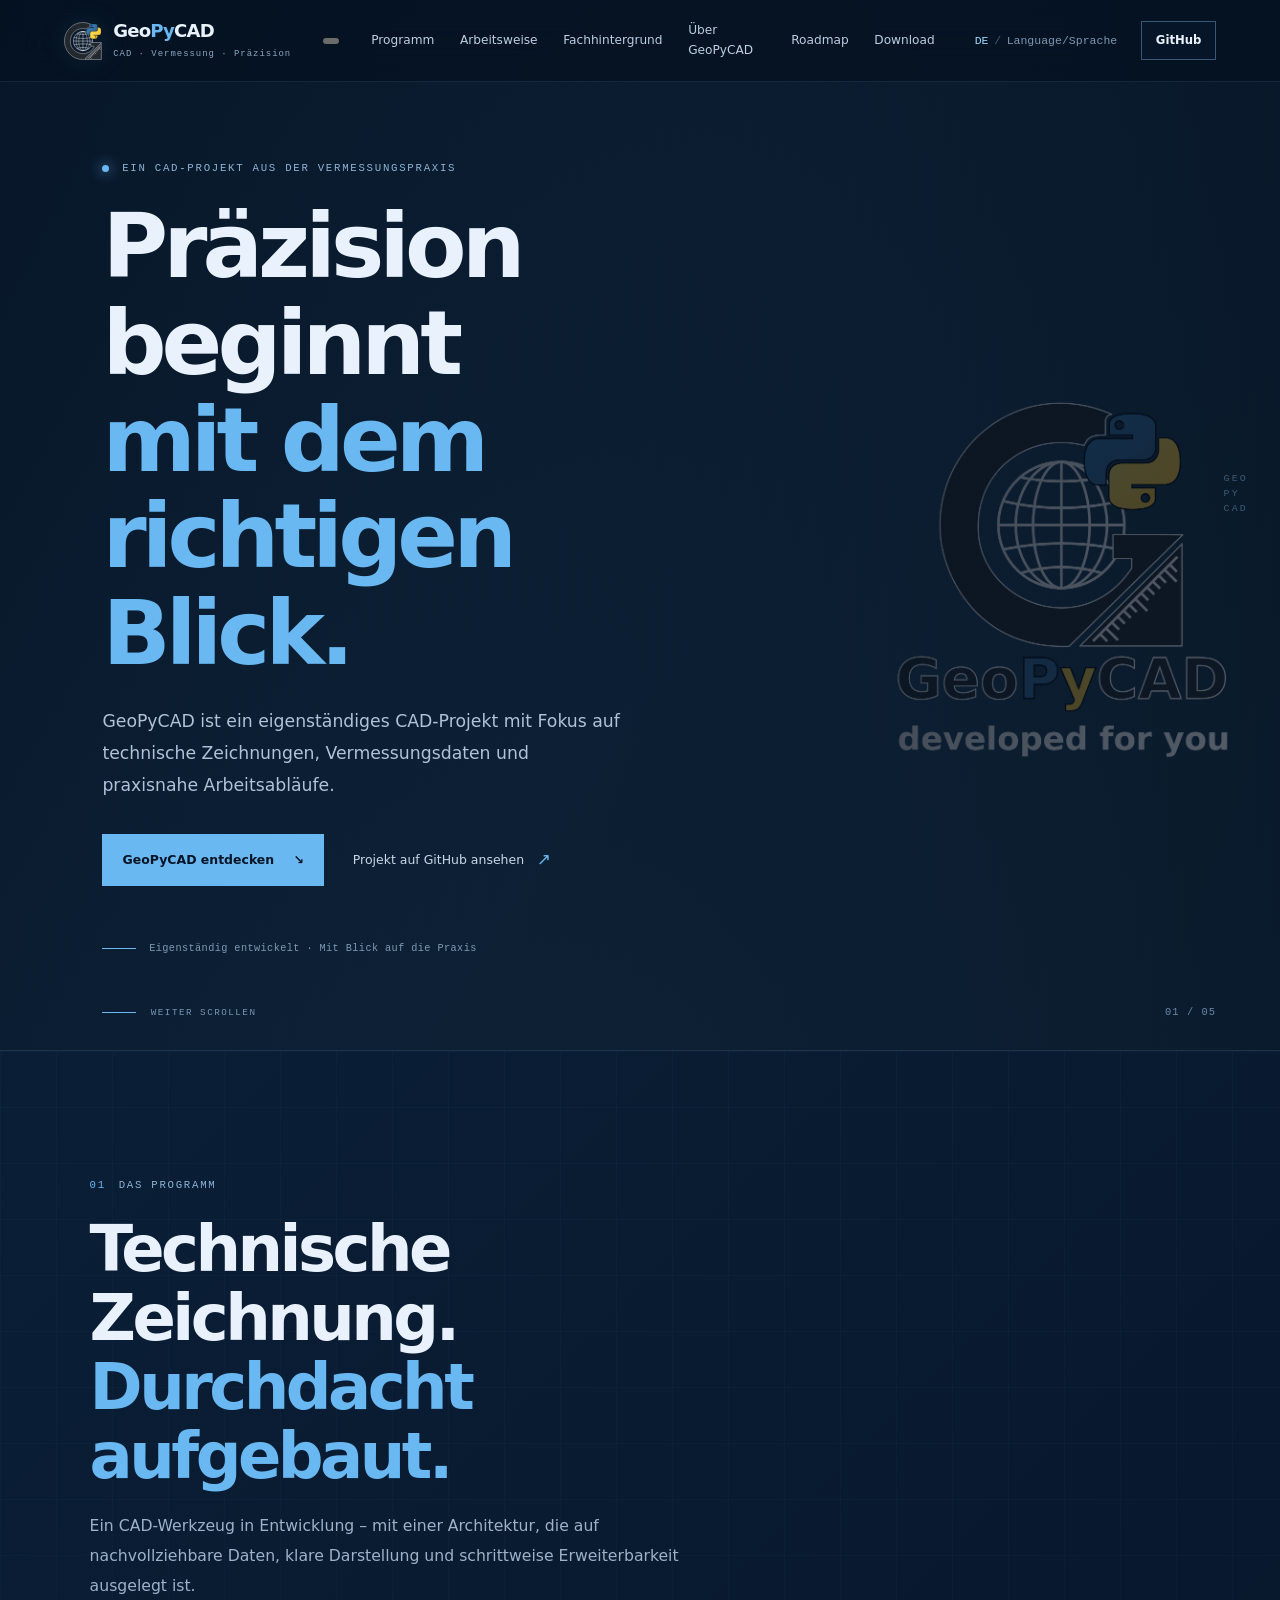
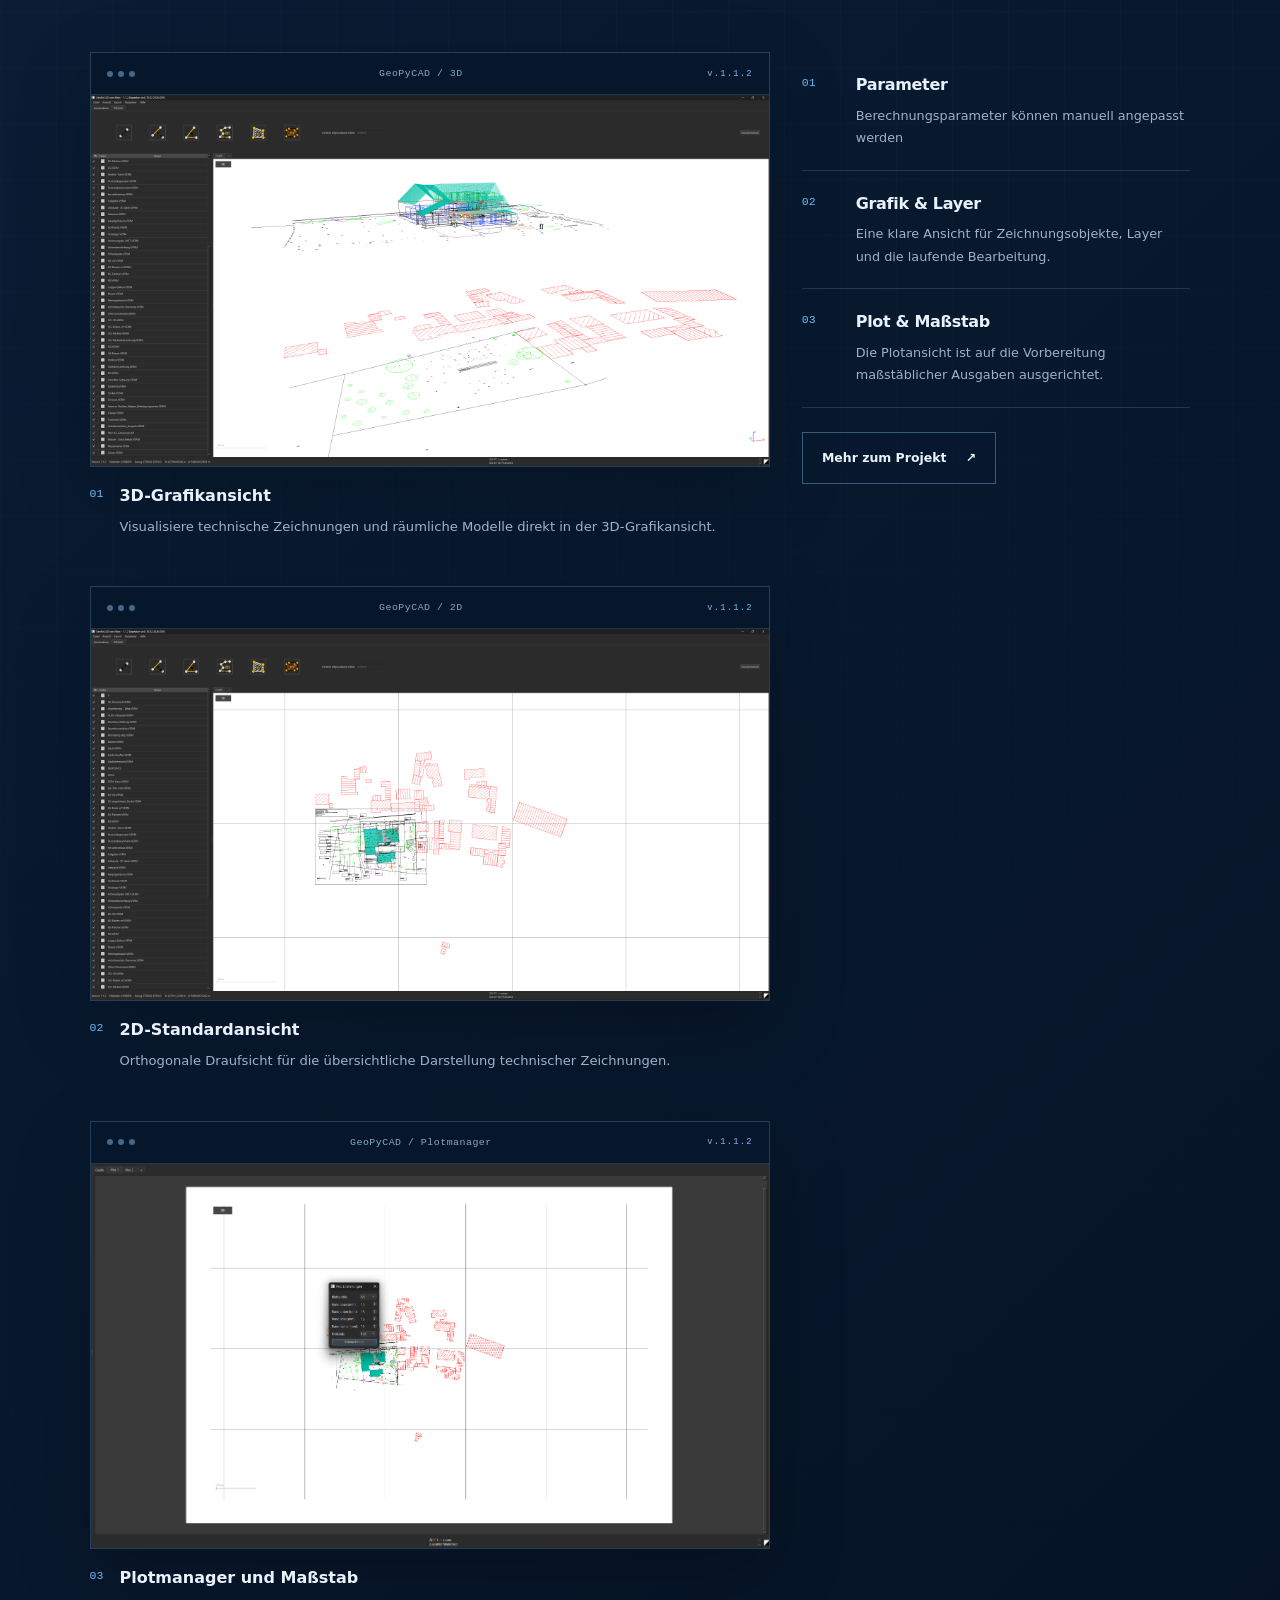
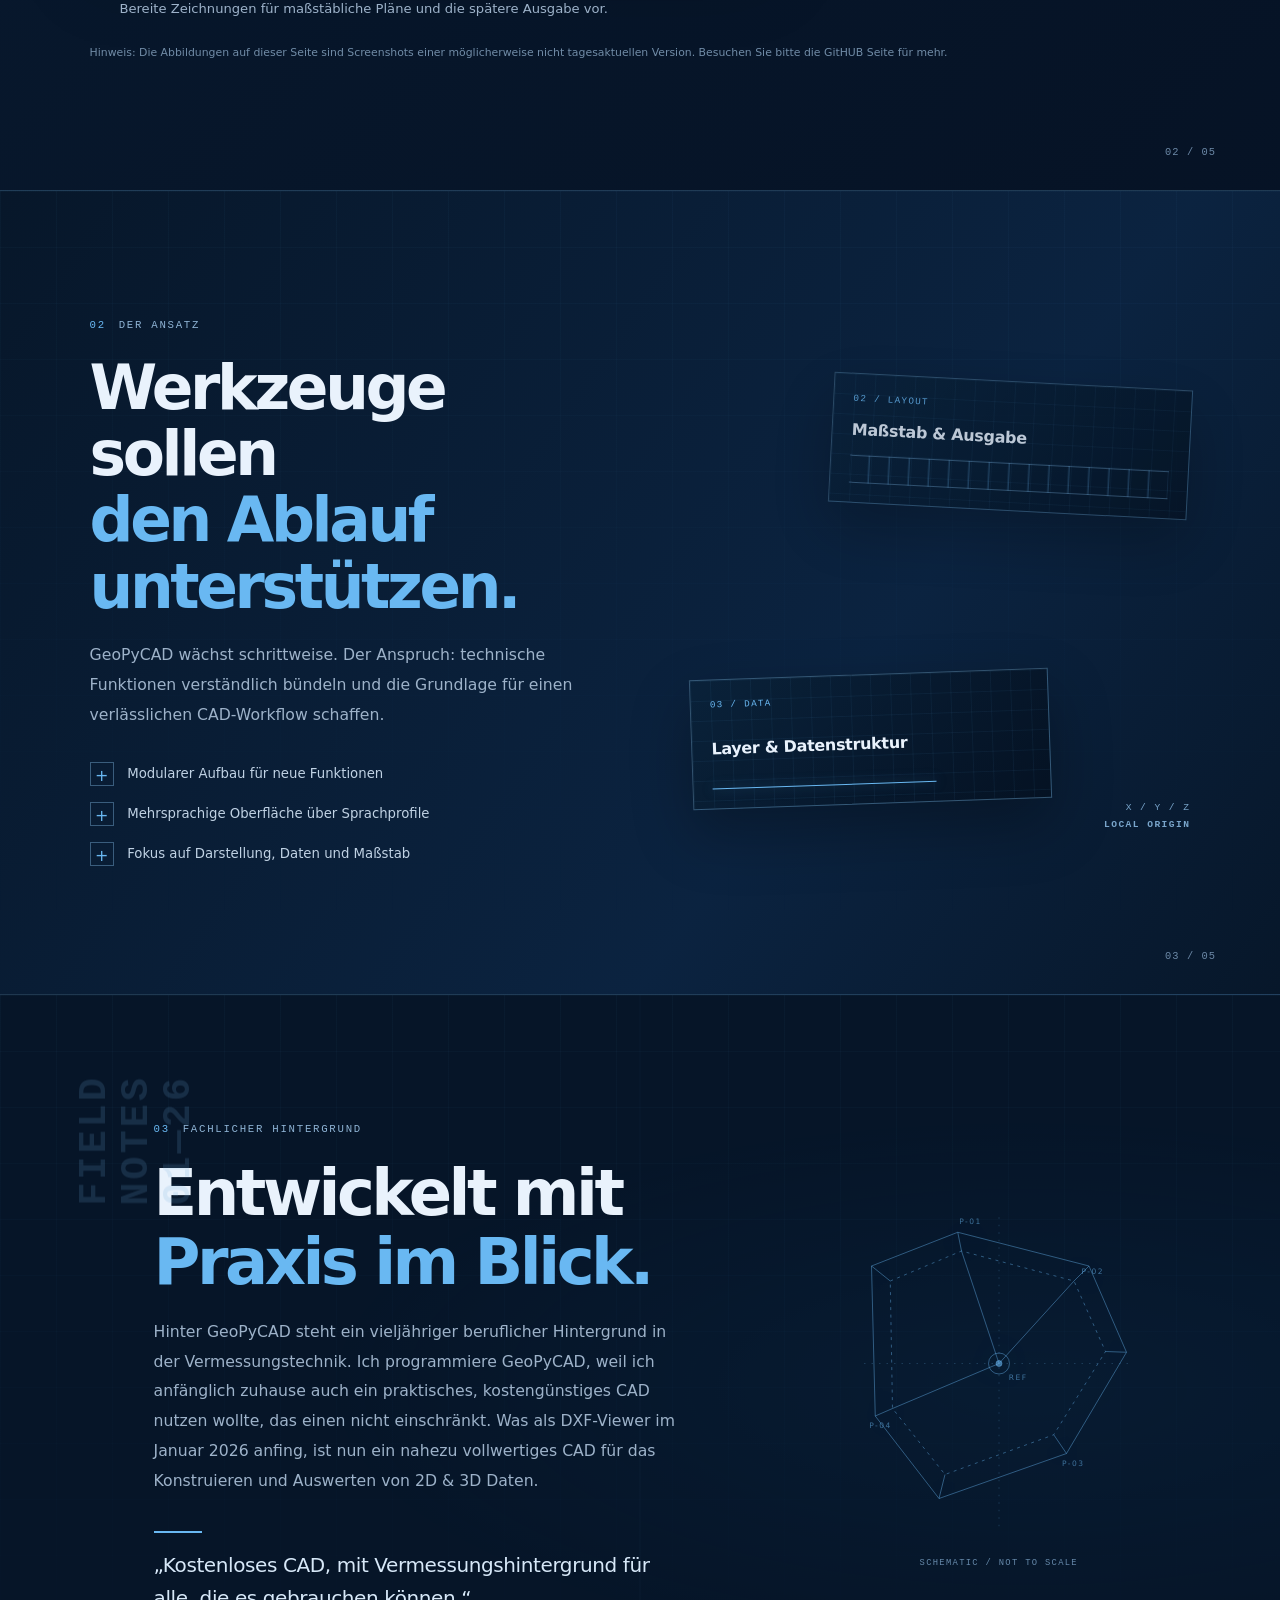
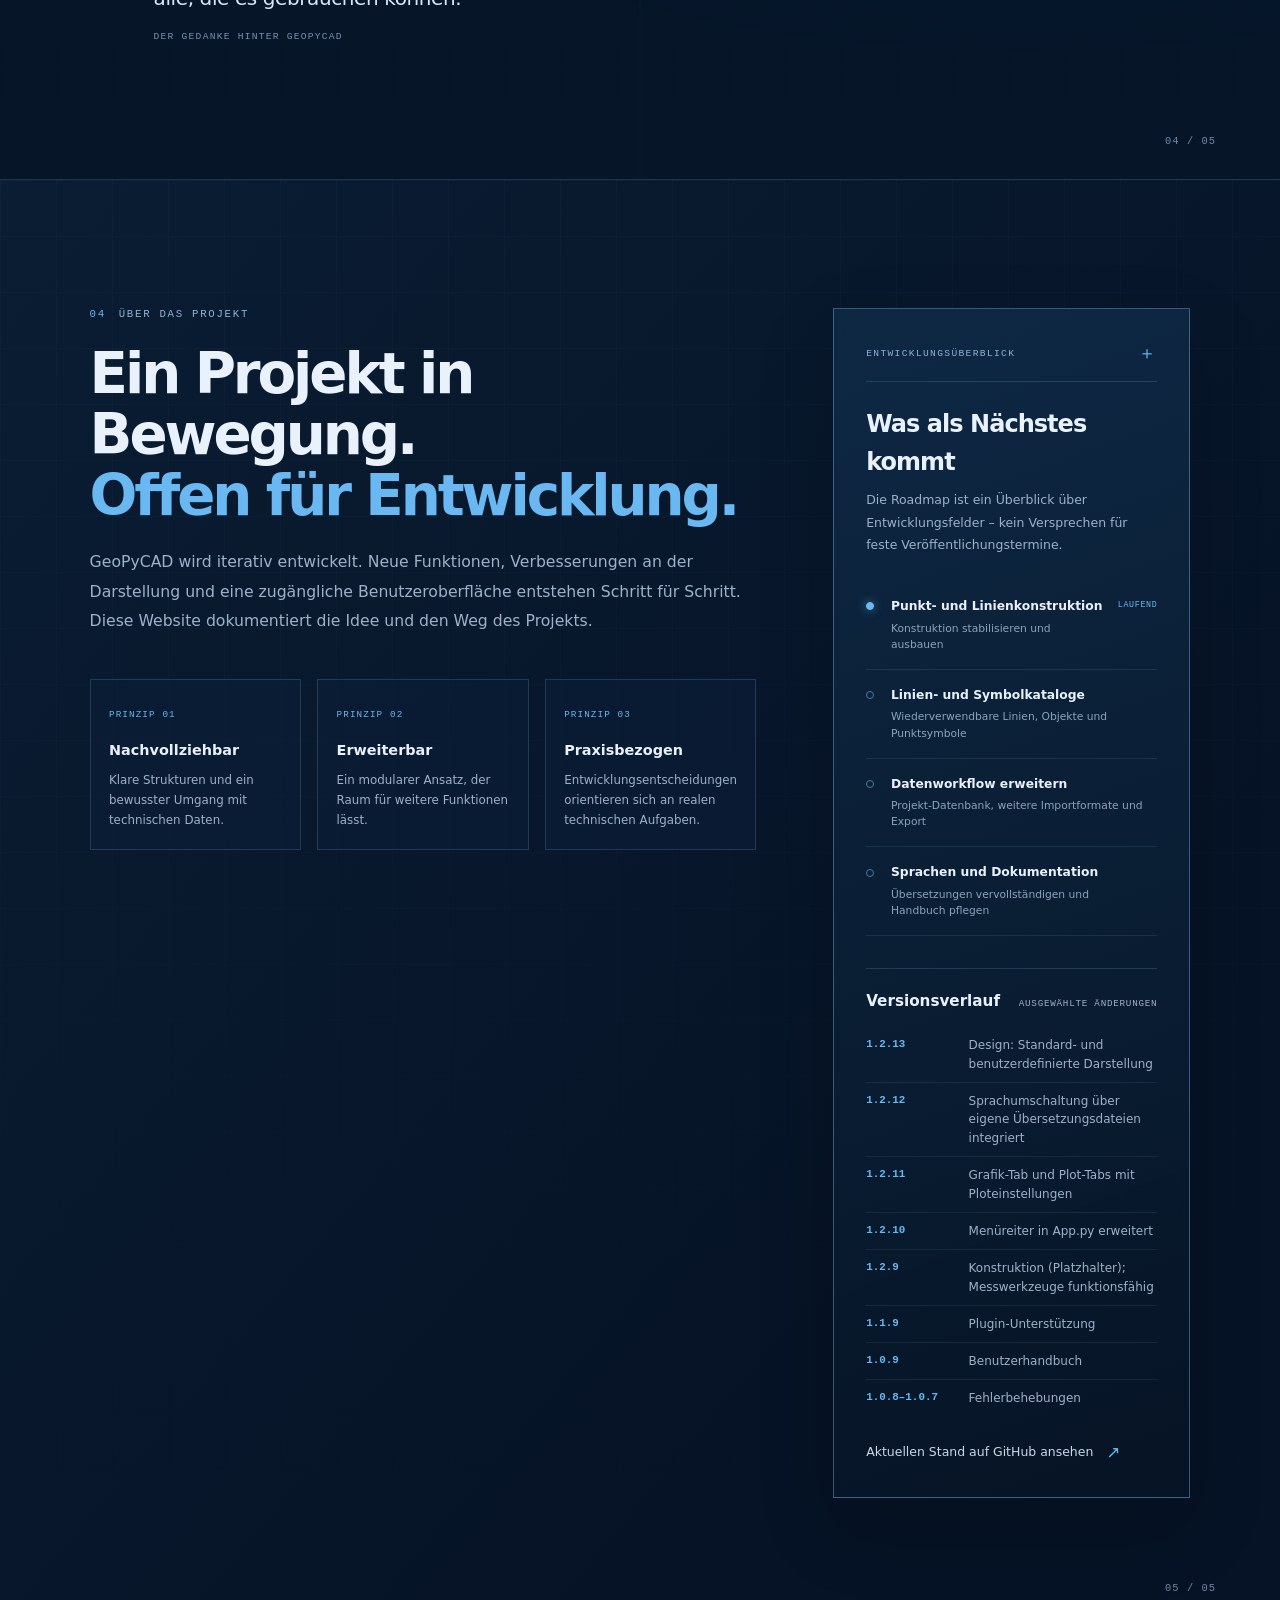
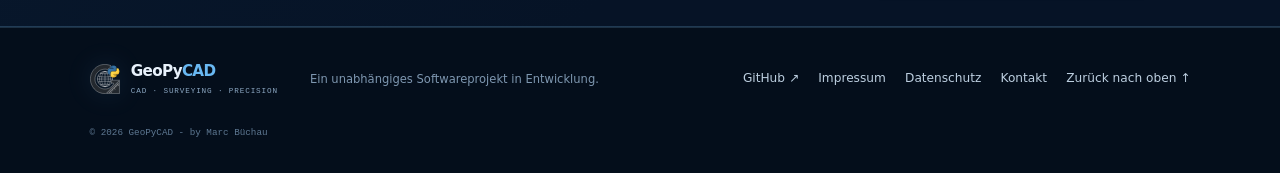
<file: website/index.html>
<!doctype html>
<html lang="de">
<head>
  <meta charset="utf-8">
  <meta name="viewport" content="width=device-width, initial-scale=1">
  <meta name="theme-color" content="#071426">
  <meta name="description" content="GeoPyCAD – ein CAD-Projekt mit Blick auf Vermessung, technische Zeichnung und praxisnahe Arbeitsabläufe.">
  <title>GeoPyCAD — CAD mit Vermessungsbezug</title>
  <link rel="icon" href="assets/geopycad-mark.svg" type="image/svg+xml">
  <link rel="stylesheet" href="css/style.css">
  <script defer src="js/site.js"></script>
</head>
<body>
  <a class="skip-link" href="#main" data-i18n="skip">Zum Inhalt springen</a>
  <header class="site-header">
    <a class="brand" href="#home" aria-label="GeoPyCAD Startseite">
      <img src="assets/geopycad-mark.svg" alt="" width="38" height="38">
      <span>Geo<span>Py</span>CAD<small data-i18n="brandTag">CAD · Vermessung · Präzision</small></span>
    </a>
    <button class="menu-toggle" id="menuToggle" aria-expanded="false" aria-controls="mainNav" aria-label="Menü öffnen">
      <span></span><span></span>
    </button>
    <nav class="main-nav" id="mainNav" aria-label="Hauptnavigation">
      <a href="#software" data-i18n="navSoftware">Programm</a>
      <a href="#workflow" data-i18n="navWorkflow">Arbeitsweise</a>
      <a href="#background" data-i18n="navBackground">Fachhintergrund</a>
      <a href="#about" data-i18n="navAbout">Über GeoPyCAD</a>
      <a href="#roadmap" data-i18n="navRoadmap">Roadmap</a>
      <a href="https://github.com/manthicode/GeoPyCAD/releases"target="_blank"rel="noopener noreferrer"data-i18n="navDownload">Download</a>
    </nav>
    <div class="header-actions">
      <button class="lang-switch" id="languageToggle" type="button" aria-label="Sprache wechseln"><span class="lang-current">DE</span><span class="lang-divider">/</span><span>Language/Sprache</span></button>
      <a class="button button-small button-outline" href="https://github.com/manthicode/GeoPyCAD" target="_blank" rel="noreferrer" data-i18n="github">GitHub</a>
    </div>
  </header>

  <main id="main">
    <section class="panel hero" id="home" aria-labelledby="heroTitle">
      <div class="hero-background" aria-hidden="true"></div>
      <div class="hero-content">
        <p class="eyebrow"><span class="eyebrow-dot"></span><span data-i18n="heroEyebrow">Ein CAD-Projekt aus der Vermessungspraxis</span></p>
        <h1 id="heroTitle" data-i18n-html="heroTitle">Das kostenlose CAD<br><em>aus der Vermessungspraxis</em></h1>
        <p class="hero-copy" data-i18n="heroCopy">GeoPyCAD ist ein eigenständiges CAD-Projekt mit Fokus auf technische Zeichnungen, Vermessungsdaten und praxisnahe Arbeitsabläufe.</p>
        <div class="hero-actions">
          <a class="button button-primary" href="#software"><span data-i18n="explore">GeoPyCAD entdecken</span><span aria-hidden="true">↘</span></a>
          <a class="text-link" href="https://github.com/manthicode/GeoPyCAD" target="_blank" rel="noreferrer"><span data-i18n="viewGithub">Projekt auf GitHub ansehen</span><span aria-hidden="true">↗</span></a>
        </div>
        <div class="hero-meta"><span class="meta-line"></span><span data-i18n="heroMeta">Eigenständig entwickelt · Mit Blick auf die Praxis</span></div>
      </div>
      <div class="hero-side-note" aria-hidden="true"><span>GEO</span><span>PY</span><span>CAD</span></div>
      <a class="scroll-cue" href="#software"><span class="scroll-cue-line"></span><span data-i18n="scroll">WEITER SCROLLEN</span></a>
      <span class="panel-index">01 / 05</span>
    </section>

    <section class="panel section-panel software-panel" id="software" aria-labelledby="softwareTitle">
      <div class="panel-inner">
        <div class="section-heading">
          <p class="eyebrow"><span class="section-number">01</span><span data-i18n="softwareEyebrow">DAS PROGRAMM</span></p>
          <h2 id="softwareTitle" data-i18n-html="softwareTitle">Technische Zeichnung.<br><em>Durchdacht aufgebaut.</em></h2>
          <p class="section-lead" data-i18n="softwareLead">Ein CAD-Werkzeug in Entwicklung – mit einer Architektur, die auf nachvollziehbare Daten, klare Darstellung und schrittweise Erweiterbarkeit ausgelegt ist.</p>
        </div>
        <div class="feature-layout">

    <!-- LINKS: Screenshots untereinander -->
    <div class="screenshot-gallery">
              <article class="screenshot-item">
                  <div class="screen-card">
                      <div class="screen-topbar">
                          <div class="window-dots">
                              <i></i><i></i><i></i>
                          </div>
                          <span>GeoPyCAD / 3D</span>
                          <span class="screen-status">v.1.1.2</span>
                      </div>
                      <img 
                          src="assets/screenshots/geopycad-3d.png"alt="3D-Ansicht aus GeoPyCAD">
                  </div>
                  <div class="screenshot-description">
                      <span class="feature-icon">01</span>
                      <div>
                          <h3 data-i18n="screenshot3dTitle">3D-Grafikansicht</h3>
                          <p data-i18n="screenshot3dText">
                              Visualisiere technische Zeichnungen und räumliche
                              Modelle direkt in der 3D-Grafikansicht.
                          </p>
                      </div>
                  </div>
              </article>
              <article class="screenshot-item">
                  <div class="screen-card">
                      <div class="screen-topbar">
                          <div class="window-dots">
                              <i></i><i></i><i></i>
                          </div>
                          <span>GeoPyCAD / 2D</span>
                          <span class="screen-status">v.1.1.2</span>
                      </div>
                      <img src="assets/screenshots/geopycad-2d.png"alt="2D-Ansicht aus GeoPyCAD"loading="lazy">
                  </div>

                  <div class="screenshot-description">
                      <span class="feature-icon">02</span>
                      <div>
                          <h3 data-i18n="screenshot2dTitle">2D Standard Ansicht</h3>
                          <p data-i18n="screenshot2dText">    Orthogonale Draufsicht für die übersichtliche Darstellung und Bearbeitung technischer Zeichnungen. 
                          </p>
                      </div>
                  </div>
              </article>
              <article class="screenshot-item">
                  <div class="screen-card">
                      <div class="screen-topbar">
                          <div class="window-dots">
                              <i></i><i></i><i></i>
                          </div>
                          <span>GeoPyCAD / Plotmanager</span>
                          <span class="screen-status">v.1.1.2</span>
                      </div>
                      <img src="assets/screenshots/geopycad-plot.png"alt="Plotmanager in GeoPyCAD"loading="lazy">
                  </div>
                  <div class="screenshot-description">
                      <span class="feature-icon">03</span>
                      <div>
                          <h3 data-i18n="screenshotPlotTitle">Plotmanager und Maßstab</h3>
                          <p data-i18n="screenshotPlotText">
                              Bereite Zeichnungen für maßstäbliche Pläne und die spätere Ausgabe vor.
                          </p>
                      </div>
                  </div>
              </article>

          </div>

          <!-- RECHTS: Feature-Liste -->
          <div class="feature-list">
            <article class="feature-item"><span class="feature-icon">01</span><div><h3 data-i18n="featureDxfTitle">Parameter</h3><p data-i18n="featureDxf">Berechnungsparameter können manuell angepasst werden</p></div></article>
            <article class="feature-item"><span class="feature-icon">02</span><div><h3 data-i18n="featureViewTitle">Grafik & Layer</h3><p data-i18n="featureView">Eine klare Ansicht für Zeichenobjekte, Layer und die laufende Bearbeitung.</p></div></article>
            <article class="feature-item"><span class="feature-icon">03</span><div><h3 data-i18n="featurePlotTitle">Plot & Maßstab</h3><p data-i18n="featurePlot">Die Plotansicht ist auf die Vorbereitung maßstäblicher Ausgaben ausgerichtet.</p></div></article>
            <a class="button button-outline feature-cta" href="https://github.com/manthicode/GeoPyCAD" target="_blank" rel="noreferrer"><span data-i18n="moreGithub">Mehr zum Projekt</span><span aria-hidden="true">↗</span></a>
          </div>
        </div>
        <p class="disclaimer" data-i18n="previewNote">Die 3D-Ansicht zeigt GeoPyCAD. Weitere Darstellungen auf dieser Seite sind grafische Illustrationen, keine zusätzlichen Programm-Screenshots.</p>
      </div>
      <span class="panel-index">02 / 05</span>
    </section>

    <section class="panel section-panel workflow-panel" id="workflow" aria-labelledby="workflowTitle">
      <div class="panel-inner workflow-inner">
        <div class="workflow-copy">
          <p class="eyebrow"><span class="section-number">02</span><span data-i18n="workflowEyebrow">DER ANSATZ</span></p>
          <h2 id="workflowTitle" data-i18n-html="workflowTitle">Werkzeuge sollen<br><em>den Ablauf unterstützen.</em></h2>
          <p class="section-lead" data-i18n="workflowLead">GeoPyCAD wächst schrittweise. Der Anspruch: technische Funktionen verständlich bündeln und die Grundlage für einen verlässlichen CAD-Workflow schaffen.</p>
          <div class="workflow-points">
            <div><span class="point-marker">+</span><span data-i18n="workflowPoint1">Modularer Aufbau für neue Funktionen</span></div>
            <div><span class="point-marker">+</span><span data-i18n="workflowPoint2">Mehrsprachige Oberfläche über Sprachprofile</span></div>
            <div><span class="point-marker">+</span><span data-i18n="workflowPoint3">Fokus auf Darstellung, Daten und Maßstab</span></div>
          </div>
        </div>
        <div class="screen-stack">
          <div class="blueprint-note note-back"><span class="note-index">02 / LAYOUT</span><strong data-i18n="stackNote1">Maßstab & Ausgabe</strong><span class="note-grid" aria-hidden="true"></span></div>
          <div class="blueprint-note note-front"><span class="note-index">03 / DATA</span><strong data-i18n="stackNote2">Layer & Datenstruktur</strong><span class="note-line" aria-hidden="true"></span></div>
          <div class="stack-coordinate">X  /  Y  /  Z<br><strong>LOCAL ORIGIN</strong></div>
        </div>
      </div>
      <span class="panel-index">03 / 05</span>
    </section>

    <section class="panel section-panel background-panel" id="background" aria-labelledby="backgroundTitle">
      <div class="background-grid" aria-hidden="true"></div>
      <div class="panel-inner background-inner">
        <div class="background-stamp"><span>FIELD</span><span>NOTES</span><span>01—26</span></div>
        <div class="background-copy">
          <p class="eyebrow"><span class="section-number">03</span><span data-i18n="backgroundEyebrow">FACHLICHER HINTERGRUND</span></p>
          <h2 id="backgroundTitle" data-i18n-html="backgroundTitle">Entwickelt mit<br><em>Praxis im Blick.</em></h2>
          <p class="section-lead" data-i18n="backgroundLead">Hinter GeoPyCAD steht ein mehrjähriger beruflicher Hintergrund in der Vermessungstechnik. Ich programmiere GeoPyCAD, weil ich anfänglich zuhause auch ein praktisches CAD nutzen wollte, das einen nicht einschränkt. Was als DXF-Viewer im Januar 2026 anfing, ist nun ein nahezu vollwertiges CAD für das Konstruieren und Auswerten von 2D & 3D Daten.</p>
          <div class="quote-rule"></div>
          <blockquote data-i18n="backgroundQuote">„Software ist dann hilfreich, wenn sie technische Arbeit verständlicher und verlässlicher macht.“</blockquote>
          <p class="quote-credit" data-i18n="backgroundCredit">DER GEDANKE HINTER GEOPYCAD</p>
        </div>
        <div class="field-diagram" aria-hidden="true">
          <svg viewBox="0 0 400 460">
            <g fill="none" stroke="currentColor">
              <path d="M30 80 L145 35 L320 80 L370 195 L290 330 L120 390 L35 280 Z"/>
              <path d="M55 100 L150 60 L300 100 L342 194 L273 305 L128 358 L58 270 Z" stroke-dasharray="4 6"/>
              <path d="M30 80 L55 100 M145 35 L150 60 M320 80 L300 100 M370 195 L342 194 M290 330 L273 305 M120 390 L128 358 M35 280 L58 270"/>
              <path d="M20 210 H380 M200 15 V430" stroke-dasharray="2 8" opacity=".5"/>
              <circle cx="200" cy="210" r="14"/><circle cx="200" cy="210" r="4" fill="currentColor"/>
              <path d="M200 210 L300 100 M200 210 L58 270 M200 210 L150 60"/>
            </g>
            <g fill="currentColor" font-size="10" letter-spacing="2"><text x="147" y="24">P-01</text><text x="310" y="91">P-02</text><text x="284" y="346">P-03</text><text x="27" y="296">P-04</text><text x="213" y="232">REF</text></g>
          </svg>
          <span class="diagram-caption">SCHEMATIC / NOT TO SCALE</span>
        </div>
      </div>
      <span class="panel-index">04 / 05</span>
    </section>

    <section class="panel section-panel about-panel" id="about" aria-labelledby="aboutTitle">
      <div class="panel-inner about-inner">
        <div class="about-main">
          <p class="eyebrow"><span class="section-number">04</span><span data-i18n="aboutEyebrow">ÜBER DAS PROJEKT</span></p>
          <h2 id="aboutTitle" data-i18n-html="aboutTitle">Ein Projekt in Bewegung.<br><em>Offen für Entwicklung.</em></h2>
          <p class="section-lead" data-i18n="aboutLead">GeoPyCAD wird iterativ entwickelt. Neue Funktionen, Verbesserungen an der Darstellung und eine zugängliche Benutzeroberfläche entstehen Schritt für Schritt. Diese Website dokumentiert die Idee und den Weg des Projekts.</p>
          <div class="about-cards">
            <article><span class="card-kicker" data-i18n="principle1Kicker">PRINZIP 01</span><h3 data-i18n="principle1Title">Nachvollziehbar</h3><p data-i18n="principle1Text">Klare Strukturen und ein bewusster Umgang mit technischen Daten.</p></article>
            <article><span class="card-kicker" data-i18n="principle2Kicker">PRINZIP 02</span><h3 data-i18n="principle2Title">Erweiterbar</h3><p data-i18n="principle2Text">Ein modularer Ansatz, der Raum für weitere Funktionen lässt.</p></article>
            <article><span class="card-kicker" data-i18n="principle3Kicker">PRINZIP 03</span><h3 data-i18n="principle3Title">Praxisbezogen</h3><p data-i18n="principle3Text">Entwicklungsentscheidungen orientieren sich an realen technischen Aufgaben.</p></article>
          </div>
        </div>
        <aside class="roadmap-card" id="roadmap">
          <div class="roadmap-top"><span data-i18n="roadmapEyebrow">ENTWICKLUNGSÜBERBLICK</span><span class="roadmap-cross">＋</span></div>
          <h3 data-i18n="roadmapTitle">Was als Nächstes kommt</h3>
          <p data-i18n="roadmapLead">Die Roadmap ist ein Überblick über Entwicklungsfelder – kein Versprechen für feste Veröffentlichungstermine.</p>
          <ol class="roadmap-list">
            <li><span class="roadmap-dot active"></span><div><strong data-i18n="roadmap1Title">Punkt- und Linienkonstruktion</strong><small data-i18n="roadmap1Text">Konstruktion stabilisieren und ausbauen</small></div><span class="roadmap-state" data-i18n="roadmapOngoing">LAUFEND</span></li>
            <li><span class="roadmap-dot"></span><div><strong data-i18n="roadmap2Title">Linien- und Symbolkataloge</strong><small data-i18n="roadmap2Text">Wiederverwendbare Linien, Objekte und Punktsymbole</small></div></li>
            <li><span class="roadmap-dot"></span><div><strong data-i18n="roadmap3Title">Datenworkflow erweitern</strong><small data-i18n="roadmap3Text">Projekt-Datenbank, weitere Importformate und Export</small></div></li>
            <li><span class="roadmap-dot"></span><div><strong data-i18n="roadmap4Title">Sprachen und Dokumentation</strong><small data-i18n="roadmap4Text">Übersetzungen vervollständigen und Handbuch pflegen</small></div></li>
          </ol>
          <div class="site-changelog">
            <div class="changelog-heading"><h4 data-i18n="changelogTitle">Versionsverlauf</h4><span data-i18n="changelogCaption">Ausgewählte Änderungen</span></div>
            <ol class="changelog-list">
              <li><strong>1.2.13</strong><span data-i18n="log1213">Design: Standard- und benutzerdefinierte Darstellung</span></li>
              <li><strong>1.2.12</strong><span data-i18n="log1212">Sprachumschaltung über eigene Übersetzungsdateien integriert</span></li>
              <li><strong>1.2.11</strong><span data-i18n="log1211">Grafik-Tab und Plot-Tabs mit Ploteinstellungen</span></li>
              <li><strong>1.2.10</strong><span data-i18n="log1210">Menüreiter in App.py erweitert</span></li>
              <li><strong>1.2.9</strong><span data-i18n="log129">Konstruktion (Platzhalter); Messwerkzeuge funktionsfähig</span></li>
              <li><strong>1.1.9</strong><span data-i18n="log119">Plugin-Unterstützung</span></li>
              <li><strong>1.0.9</strong><span data-i18n="log109">Benutzerhandbuch</span></li>
              <li><strong>1.0.8–1.0.7</strong><span data-i18n="log108">Fehlerbehebungen</span></li>
              <li><strong>1.0.6</strong><span data-i18n="log106">Umschaltung zwischen 2D- und 3D-Ansicht; HUD in 3D</span></li>
              <li><strong>1.0.5–1.0.3</strong><span data-i18n="log108">Fehlerbehebungen</span></li>
              <li><strong>1.0.4</strong><span data-i18n="log104">Hintergrundparameter für Berechnungen</span></li>
              <li><strong>1.0.2–1.0.1</strong><span data-i18n="log102">DXF-Kreise und korrekte Textgrößen aus DXF</span></li>
              <li><strong>1.0</strong><span data-i18n="log100">Origin Shift als Grundlage für eine verbesserte Darstellung</span></li>
              <li><strong>0.9–0.1</strong><span data-i18n="log091">Stabilisierung, Fehlerbehebungen und erster funktionierender DXF-Import</span></li>
            </ol>
          </div>
          <a class="text-link" href="https://github.com/manthicode/GeoPyCAD" target="_blank" rel="noreferrer"><span data-i18n="roadmapGithub">Aktuellen Stand auf GitHub ansehen</span><span aria-hidden="true">↗</span></a>
        </aside>
      </div>
      <span class="panel-index">05 / 05</span>
    </section>

    <footer class="site-footer">
      <a class="brand footer-brand" href="#home"><img src="assets/geopycad-mark.svg" alt="" width="30" height="30"><span>GeoPy<span>CAD</span><small>CAD · SURVEYING · PRECISION</small></span></a>
      <p data-i18n="footerText">Ein unabhängiges Softwareprojekt in Entwicklung.</p>
      <div class="footer-links">
        <a href="https://github.com/manthicode/GeoPyCAD" target="_blank" rel="noreferrer">GitHub ↗</a>
        <a href="impressum.html" data-i18n="footerImprint">Impressum</a>
        <a href="datenschutz.html" data-i18n="footerPrivacy">Datenschutz</a>
        <a href="kontakt.html" data-i18n="footerContact">Kontakt</a>
        <a href="#home" data-i18n="backTop">Zurück nach oben ↑</a>
      </div>
      <small class="copyright">© <span id="year"></span> GeoPyCAD - by Marc Büchau</small>
    </footer>
  </main>
</body>
</html>
</file>
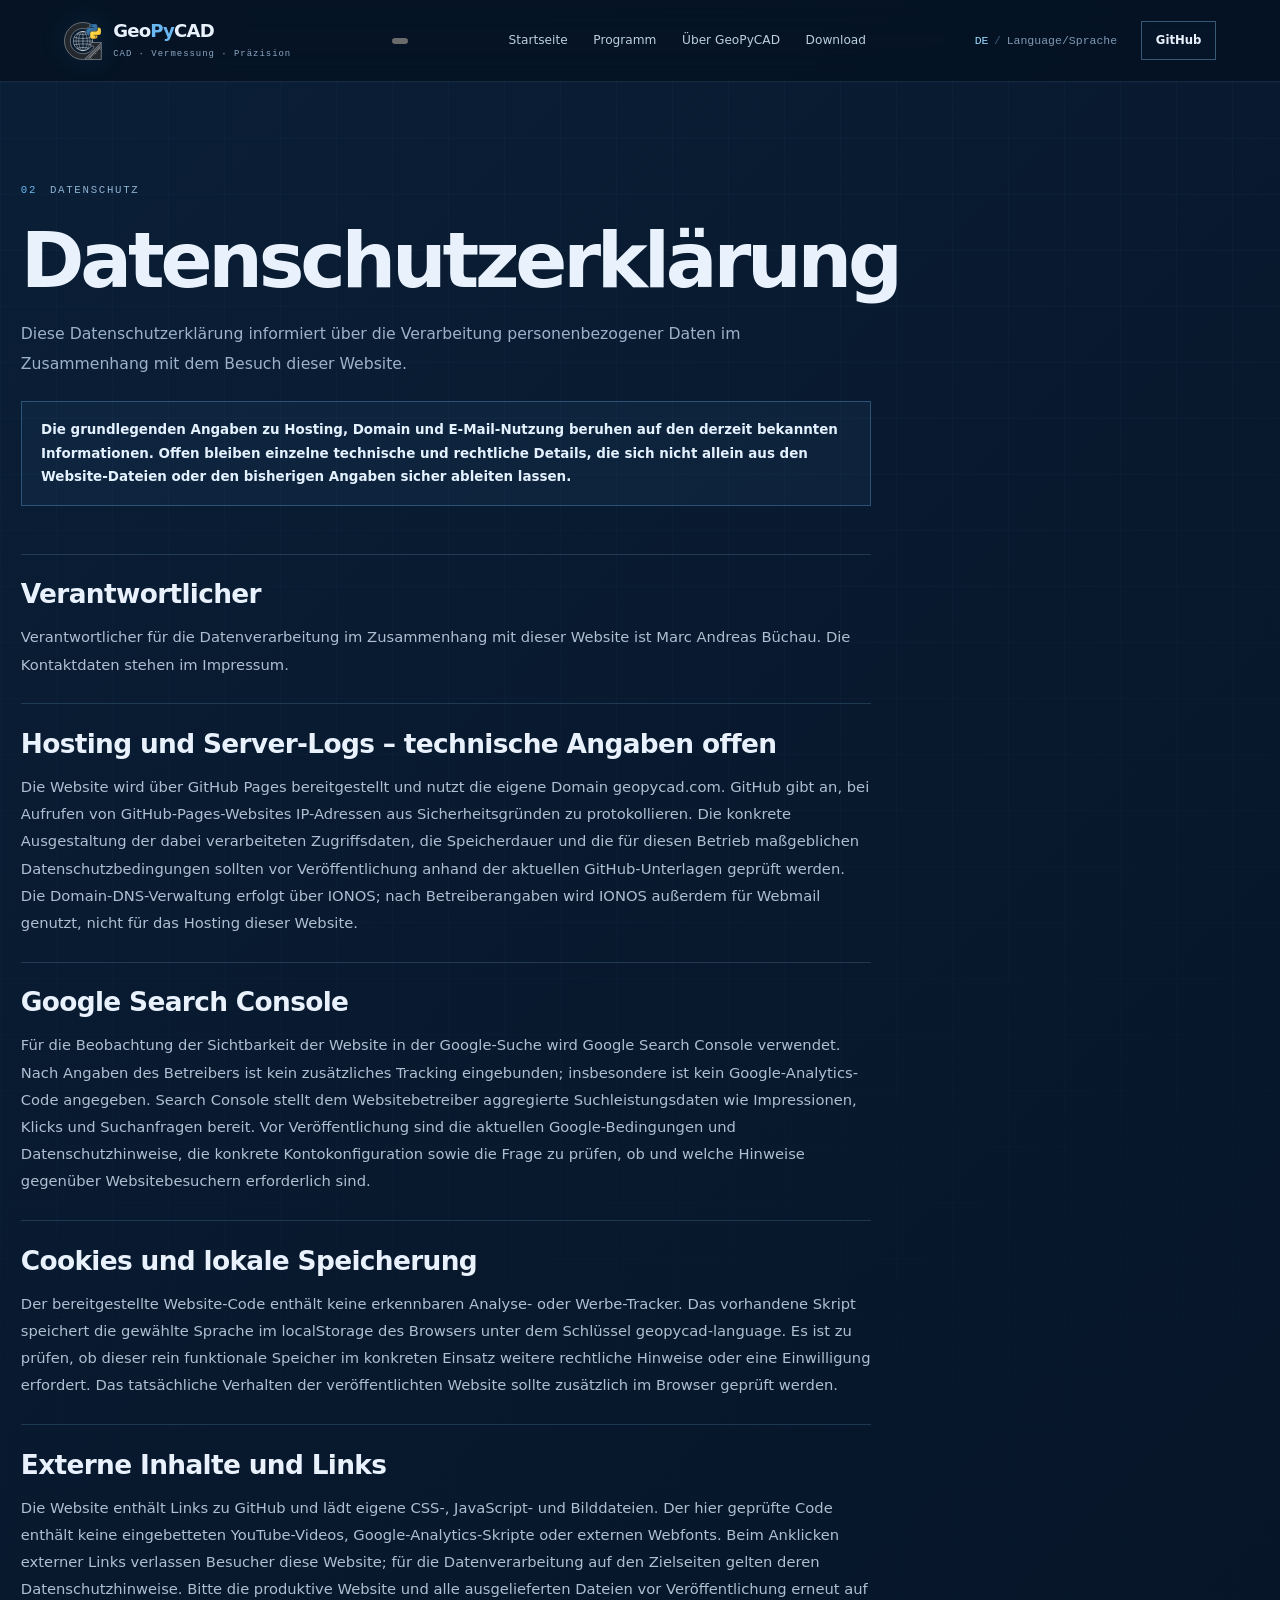
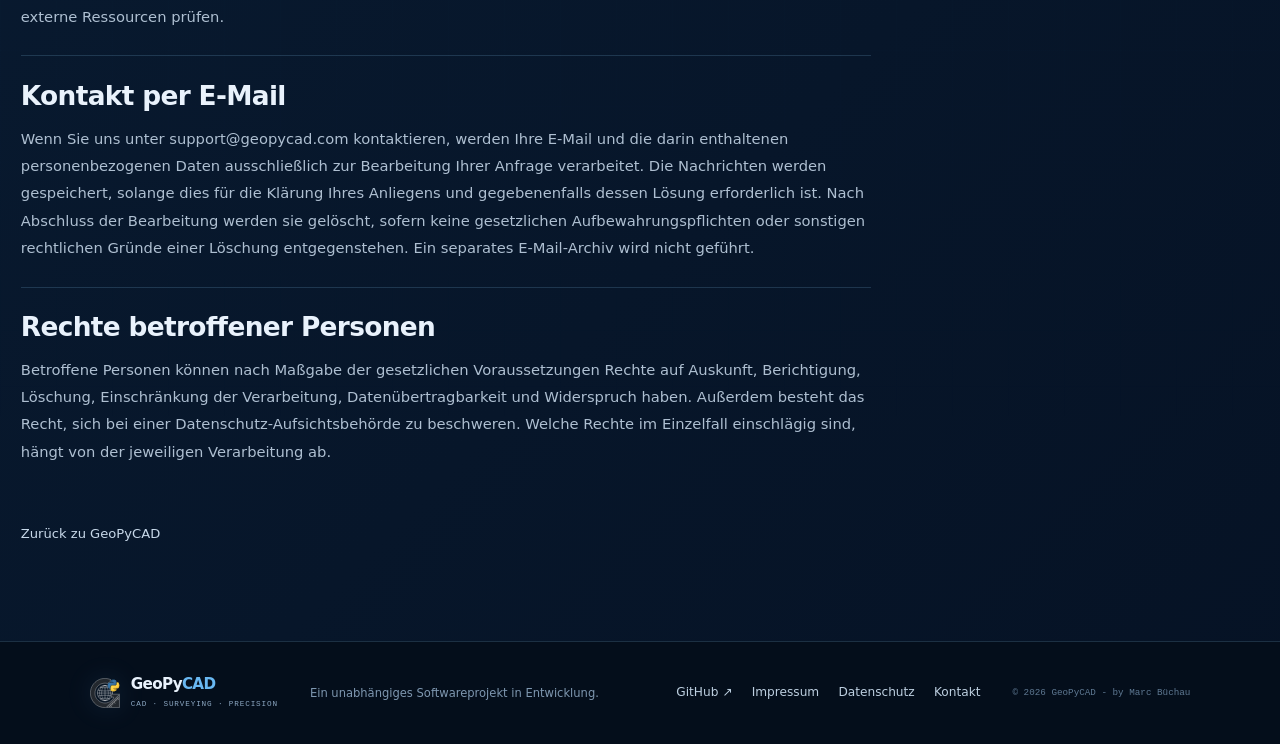
<file: website/datenschutz.html>
<!doctype html>
<html lang="de">
<head>
  <meta charset="utf-8">
  <meta name="viewport" content="width=device-width, initial-scale=1">
  <meta name="theme-color" content="#071426">
  <meta name="description" content="Datenschutzerklärung für die Website GeoPyCAD.">
  <title>GeoPyCAD — Datenschutzerklärung</title>
  <link rel="icon" href="assets/geopycad-mark.svg" type="image/svg+xml">
  <link rel="stylesheet" href="css/style.css">
  <script defer src="js/site.js"></script>
</head>
<body data-page="privacy">
  <a class="skip-link" href="#main" data-i18n="skip">Zum Inhalt springen</a>
  <header class="site-header">
    <a class="brand" href="index.html#home" aria-label="GeoPyCAD Startseite">
      <img src="assets/geopycad-mark.svg" alt="" width="38" height="38">
      <span>Geo<span>Py</span>CAD<small data-i18n="brandTag">CAD · Vermessung · Präzision</small></span>
    </a>
    <button class="menu-toggle" id="menuToggle" aria-expanded="false" aria-controls="mainNav" aria-label="Menü öffnen">
      <span></span><span></span>
    </button>
    <nav class="main-nav" id="mainNav" aria-label="Hauptnavigation">
      <a href="index.html#home" data-i18n="navHome">Startseite</a>
      <a href="index.html#software" data-i18n="navSoftware">Programm</a>
      <a href="index.html#about" data-i18n="navAbout">Über GeoPyCAD</a>
      <a href="https://github.com/manthicode/GeoPyCAD/releases" target="_blank" rel="noopener noreferrer" data-i18n="navDownload">Download</a>
    </nav>
    <div class="header-actions">
      <button class="lang-switch" id="languageToggle" type="button" aria-label="Sprache wechseln"><span class="lang-current">DE</span><span class="lang-divider">/</span><span>Language/Sprache</span></button>
      <a class="button button-small button-outline" href="https://github.com/manthicode/GeoPyCAD" target="_blank" rel="noreferrer" data-i18n="github">GitHub</a>
    </div>
  </header>
  <main id="main" class="legal-page">
    <div class="legal-content">
      
      <header class="legal-heading">
        <p class="eyebrow"><span class="section-number">02</span><span data-i18n="footerPrivacy">DATENSCHUTZ</span></p>
        <h1 data-i18n="privacyTitle">Datenschutzerklärung</h1>
        <p class="section-lead" data-i18n="privacyScopeText">Diese Datenschutzerklärung informiert über die Verarbeitung personenbezogener Daten im Zusammenhang mit dem Besuch dieser Website.</p>
        <div class="legal-note"><strong data-i18n="privacyDraftNote">Hinweis: Die Angaben zur Bearbeitung von E-Mail-Anfragen sind nach Betreiberangaben formuliert. Einzelne technische Angaben zu Hosting und Anbietern müssen vor Veröffentlichung noch anhand aktueller Anbieterinformationen geprüft werden.</strong></div>
      </header>
      <section class="legal-section"><h2 data-i18n="privacyControllerHeading">Verantwortlicher</h2><p data-i18n="privacyControllerText">Verantwortlicher für die Datenverarbeitung im Zusammenhang mit dieser Website ist Marc Andreas Büchau. Die Kontaktdaten stehen im Impressum.</p></section>
      <section class="legal-section"><h2 data-i18n="privacyHostingHeading">Hosting und Server-Logs – technische Angaben offen</h2><p data-i18n="privacyHostingText">Die Website wird über GitHub Pages bereitgestellt und nutzt die eigene Domain geopycad.com. Ob und in welchem Umfang beim Aufruf durch GitHub oder beteiligte Infrastruktur technische Zugriffsdaten verarbeitet werden, muss anhand aktueller Dokumentation und der konkreten Hosting-Konfiguration geprüft werden.</p></section>
      <section class="legal-section"><h2 data-i18n="privacySearchHeading">Google Search Console</h2><p data-i18n="privacySearchText">Für die Beobachtung der Sichtbarkeit der Website in der Google-Suche wird Google Search Console verwendet. Es ist kein zusätzliches Tracking eingebunden. Die aktuelle Konfiguration und die geltenden Anbieterinformationen müssen vor Veröffentlichung geprüft werden.</p></section>
      <section class="legal-section"><h2 data-i18n="privacyCookiesHeading">Cookies und lokale Speicherung</h2><p data-i18n="privacyCookiesText">Das vorhandene Skript speichert die gewählte Sprache im localStorage des Browsers unter dem Schlüssel geopycad-language. Bitte die rechtliche Einordnung und das Verhalten der veröffentlichten Website prüfen.</p></section>
      <section class="legal-section"><h2 data-i18n="privacyExternalHeading">Externe Inhalte und Links</h2><p data-i18n="privacyExternalText">Die Website enthält Links zu GitHub und lädt eigene CSS-, JavaScript- und Bilddateien. Der hier geprüfte Code enthält keine eingebetteten YouTube-Videos, Google-Analytics-Skripte oder externen Webfonts. Die produktive Website ist vor Veröffentlichung erneut zu prüfen.</p></section>
      <section class="legal-section"><h2 data-i18n="privacyEmailHeading">Kontakt per E-Mail</h2><p data-i18n="privacyEmailText">Wenn Sie uns unter support@geopycad.com kontaktieren, werden Ihre E-Mail und die darin enthaltenen personenbezogenen Daten ausschließlich zur Bearbeitung Ihrer Anfrage verarbeitet. Die Nachrichten werden gespeichert, solange dies für die Klärung Ihres Anliegens und gegebenenfalls dessen Lösung erforderlich ist. Nach Abschluss der Bearbeitung werden sie gelöscht, sofern keine gesetzlichen Aufbewahrungspflichten oder sonstigen rechtlichen Gründe einer Löschung entgegenstehen. Ein separates E-Mail-Archiv wird nicht geführt.</p></section>
      <section class="legal-section"><h2 data-i18n="privacyRightsHeading">Rechte betroffener Personen</h2><p data-i18n="privacyRightsText">Betroffene Personen können nach Maßgabe der gesetzlichen Voraussetzungen Rechte auf Auskunft, Berichtigung, Löschung, Einschränkung der Verarbeitung, Datenübertragbarkeit und Widerspruch haben. Außerdem besteht das Recht, sich bei einer Datenschutz-Aufsichtsbehörde zu beschweren.</p></section>
      
      <a class="legal-back" href="index.html#home" data-i18n="pageBack">Zurück zu GeoPyCAD</a>
    </div>
  </main>
  <footer class="site-footer">
    <a class="brand footer-brand" href="index.html#home"><img src="assets/geopycad-mark.svg" alt="" width="30" height="30"><span>GeoPy<span>CAD</span><small>CAD · SURVEYING · PRECISION</small></span></a>
    <p data-i18n="footerText">Ein unabhängiges Softwareprojekt in Entwicklung.</p>
    <div class="footer-links">
      <a href="https://github.com/manthicode/GeoPyCAD" target="_blank" rel="noreferrer">GitHub ↗</a>
      <a href="impressum.html" data-i18n="footerImprint">Impressum</a>
      <a href="datenschutz.html" data-i18n="footerPrivacy">Datenschutz</a>
      <a href="kontakt.html" data-i18n="footerContact">Kontakt</a>
    </div>
    <small class="copyright">© <span id="year"></span> GeoPyCAD - by Marc Büchau</small>
  </footer>
</body>
</html>
</file>
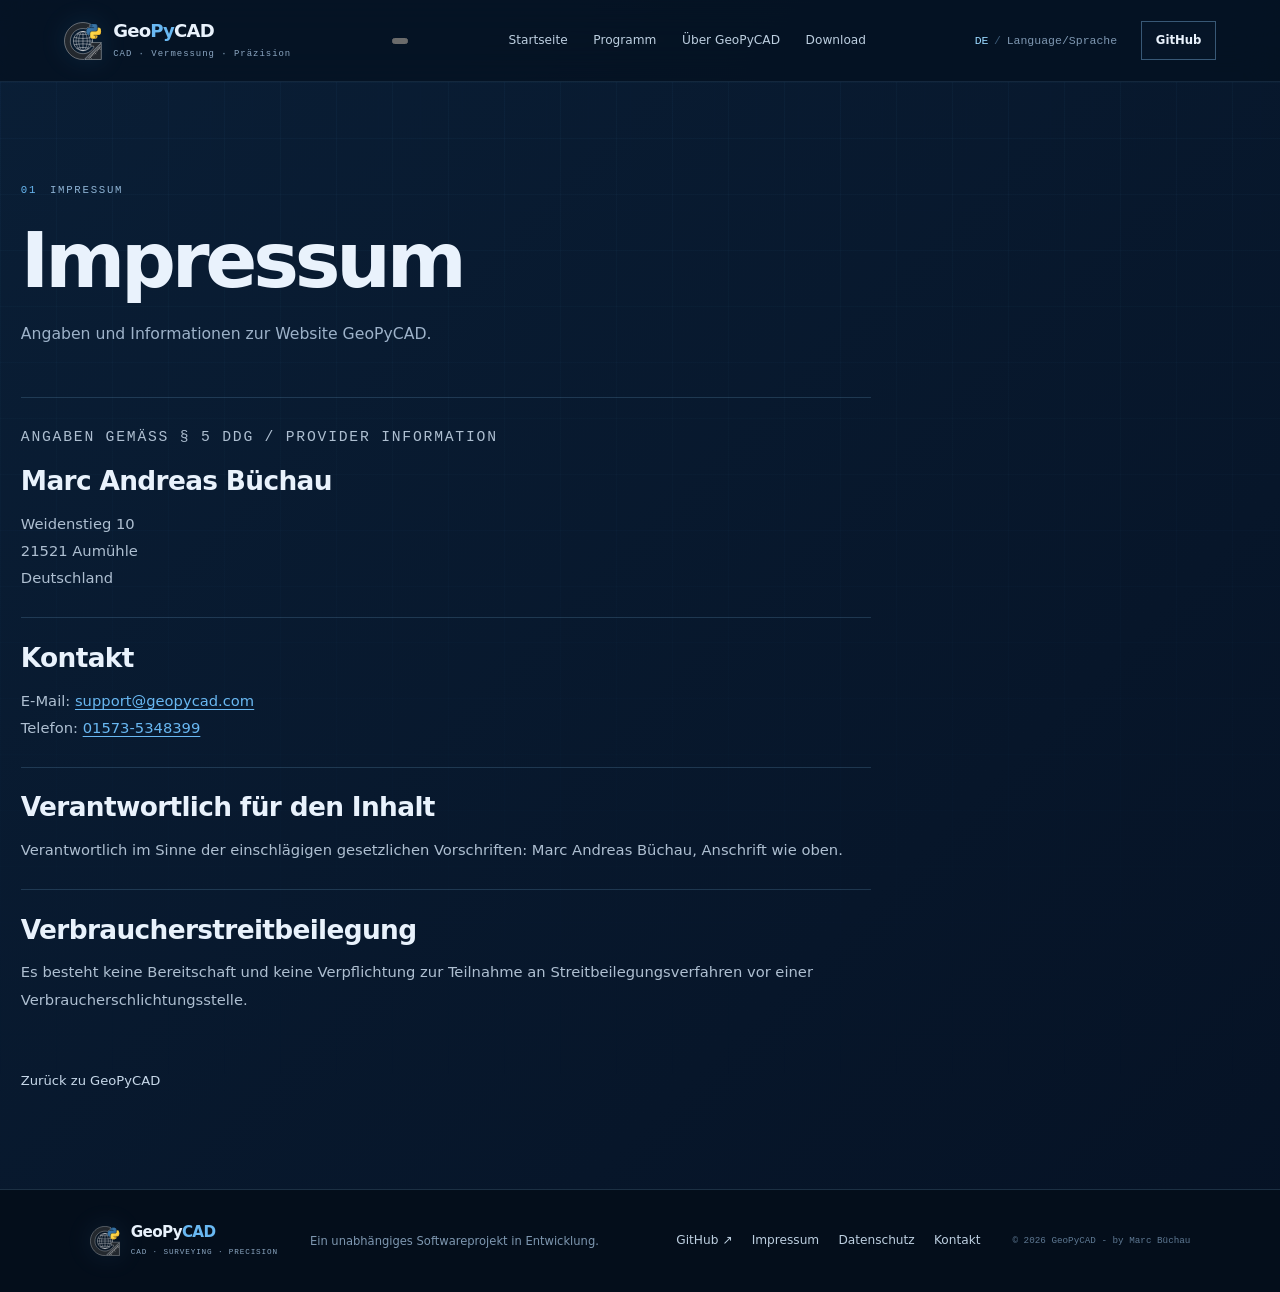
<file: website/impressum.html>
<!doctype html>
<html lang="de">
<head>
  <meta charset="utf-8">
  <meta name="viewport" content="width=device-width, initial-scale=1">
  <meta name="theme-color" content="#071426">
  <meta name="description" content="Impressum und Kontaktangaben für GeoPyCAD.">
  <title>GeoPyCAD — Impressum</title>
  <link rel="icon" href="assets/geopycad-mark.svg" type="image/svg+xml">
  <link rel="stylesheet" href="css/style.css">
  <script defer src="js/site.js"></script>
</head>
<body data-page="imprint">
  <a class="skip-link" href="#main" data-i18n="skip">Zum Inhalt springen</a>
  <header class="site-header">
    <a class="brand" href="index.html#home" aria-label="GeoPyCAD Startseite">
      <img src="assets/geopycad-mark.svg" alt="" width="38" height="38">
      <span>Geo<span>Py</span>CAD<small data-i18n="brandTag">CAD · Vermessung · Präzision</small></span>
    </a>
    <button class="menu-toggle" id="menuToggle" aria-expanded="false" aria-controls="mainNav" aria-label="Menü öffnen">
      <span></span><span></span>
    </button>
    <nav class="main-nav" id="mainNav" aria-label="Hauptnavigation">
      <a href="index.html#home" data-i18n="navHome">Startseite</a>
      <a href="index.html#software" data-i18n="navSoftware">Programm</a>
      <a href="index.html#about" data-i18n="navAbout">Über GeoPyCAD</a>
      <a href="https://github.com/manthicode/GeoPyCAD/releases" target="_blank" rel="noopener noreferrer" data-i18n="navDownload">Download</a>
    </nav>
    <div class="header-actions">
      <button class="lang-switch" id="languageToggle" type="button" aria-label="Sprache wechseln"><span class="lang-current">DE</span><span class="lang-divider">/</span><span>Language/Sprache</span></button>
      <a class="button button-small button-outline" href="https://github.com/manthicode/GeoPyCAD" target="_blank" rel="noreferrer" data-i18n="github">GitHub</a>
    </div>
  </header>
  <main id="main" class="legal-page">
    <div class="legal-content">
      
      <header class="legal-heading">
        <p class="eyebrow"><span class="section-number">01</span><span data-i18n="footerImprint">IMPRESSUM</span></p>
        <h1 data-i18n="imprintTitle">Impressum</h1>
        <p class="section-lead" data-i18n="pageIntro">Angaben und Informationen zur Website GeoPyCAD.</p>
      </header>
      <section class="legal-section">
        <p class="legal-meta">Angaben gemäß § 5 DDG / Provider information</p>
        <h2>Marc Andreas Büchau</h2>
        <p>Weidenstieg 10<br>21521 Aumühle<br>Deutschland</p>
      </section>
      <section class="legal-section">
        <h2 data-i18n="imprintContactHeading">Kontakt</h2>
        <p><span data-i18n="imprintEmailLabel">E-Mail:</span> <a href="mailto:support@geopycad.com">support@geopycad.com</a><br>
        <span data-i18n="imprintPhoneLabel">Telefon:</span> <a href="tel:+4915735348399">01573-5348399</a></p>
      </section>
      <section class="legal-section">
        <h2 data-i18n="imprintResponsibleHeading">Verantwortlich für den Inhalt</h2>
        <p data-i18n="imprintResponsibleText">Verantwortlich im Sinne der einschlägigen gesetzlichen Vorschriften: Marc Andreas Büchau, Anschrift wie oben.</p>
      </section>
      <section class="legal-section">
        <h2 data-i18n="imprintDisputeHeading">Verbraucherstreitbeilegung</h2>
        <p data-i18n="imprintDisputeText">Es besteht keine Bereitschaft und keine Verpflichtung zur Teilnahme an Streitbeilegungsverfahren vor einer Verbraucherschlichtungsstelle.</p>
      </section>

      <a class="legal-back" href="index.html#home" data-i18n="pageBack">Zurück zu GeoPyCAD</a>
    </div>
  </main>
  <footer class="site-footer">
    <a class="brand footer-brand" href="index.html#home"><img src="assets/geopycad-mark.svg" alt="" width="30" height="30"><span>GeoPy<span>CAD</span><small>CAD · SURVEYING · PRECISION</small></span></a>
    <p data-i18n="footerText">Ein unabhängiges Softwareprojekt in Entwicklung.</p>
    <div class="footer-links">
      <a href="https://github.com/manthicode/GeoPyCAD" target="_blank" rel="noreferrer">GitHub ↗</a>
      <a href="impressum.html" data-i18n="footerImprint">Impressum</a>
      <a href="datenschutz.html" data-i18n="footerPrivacy">Datenschutz</a>
      <a href="kontakt.html" data-i18n="footerContact">Kontakt</a>
    </div>
    <small class="copyright">© <span id="year"></span> GeoPyCAD - by Marc Büchau</small>
  </footer>
</body>
</html>
</file>
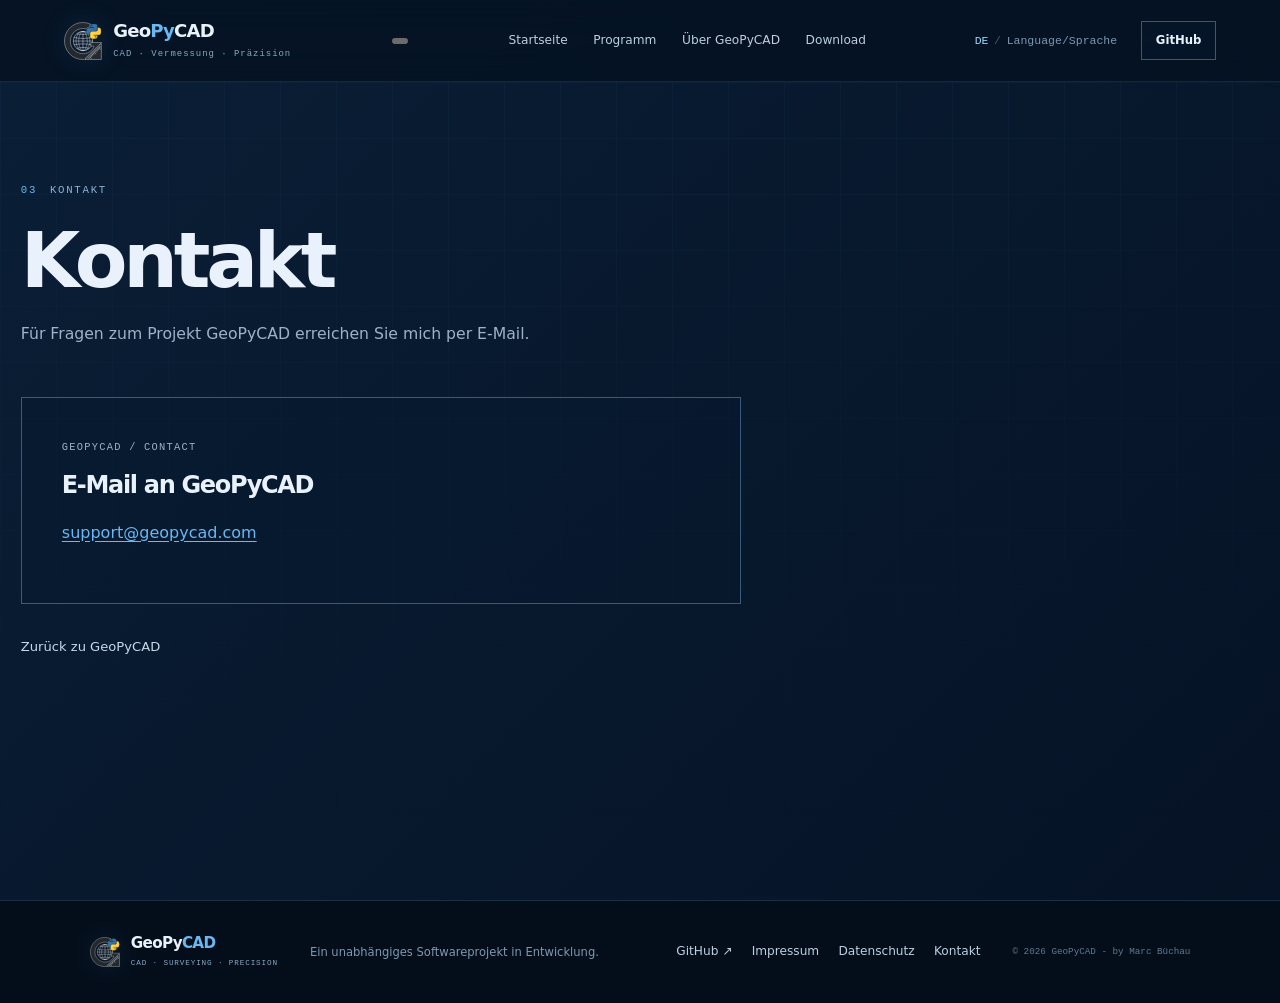
<file: website/kontakt.html>
<!doctype html>
<html lang="de">
<head>
  <meta charset="utf-8">
  <meta name="viewport" content="width=device-width, initial-scale=1">
  <meta name="theme-color" content="#071426">
  <meta name="description" content="Kontakt zu GeoPyCAD per E-Mail.">
  <title>GeoPyCAD — Kontakt</title>
  <link rel="icon" href="assets/geopycad-mark.svg" type="image/svg+xml">
  <link rel="stylesheet" href="css/style.css">
  <script defer src="js/site.js"></script>
</head>
<body data-page="contact">
  <a class="skip-link" href="#main" data-i18n="skip">Zum Inhalt springen</a>
  <header class="site-header">
    <a class="brand" href="index.html#home" aria-label="GeoPyCAD Startseite">
      <img src="assets/geopycad-mark.svg" alt="" width="38" height="38">
      <span>Geo<span>Py</span>CAD<small data-i18n="brandTag">CAD · Vermessung · Präzision</small></span>
    </a>
    <button class="menu-toggle" id="menuToggle" aria-expanded="false" aria-controls="mainNav" aria-label="Menü öffnen">
      <span></span><span></span>
    </button>
    <nav class="main-nav" id="mainNav" aria-label="Hauptnavigation">
      <a href="index.html#home" data-i18n="navHome">Startseite</a>
      <a href="index.html#software" data-i18n="navSoftware">Programm</a>
      <a href="index.html#about" data-i18n="navAbout">Über GeoPyCAD</a>
      <a href="https://github.com/manthicode/GeoPyCAD/releases" target="_blank" rel="noopener noreferrer" data-i18n="navDownload">Download</a>
    </nav>
    <div class="header-actions">
      <button class="lang-switch" id="languageToggle" type="button" aria-label="Sprache wechseln"><span class="lang-current">DE</span><span class="lang-divider">/</span><span>Language/Sprache</span></button>
      <a class="button button-small button-outline" href="https://github.com/manthicode/GeoPyCAD" target="_blank" rel="noreferrer" data-i18n="github">GitHub</a>
    </div>
  </header>
  <main id="main" class="legal-page">
    <div class="legal-content">
      
      <header class="legal-heading">
        <p class="eyebrow"><span class="section-number">03</span><span data-i18n="footerContact">KONTAKT</span></p>
        <h1 data-i18n="contactTitle">Kontakt</h1>
        <p class="section-lead" data-i18n="contactLead">Für Fragen zum Projekt GeoPyCAD erreichen Sie mich per E-Mail.</p>
      </header>
      <section class="legal-contact-card">
        <p class="legal-meta">GEOPYCAD / CONTACT</p>
        <h2 data-i18n="contactEmailLabel">E-Mail an GeoPyCAD</h2>
        <p><a class="legal-email" href="mailto:support@geopycad.com">support@geopycad.com</a></p>
      </section>

      <a class="legal-back" href="index.html#home" data-i18n="pageBack">Zurück zu GeoPyCAD</a>
    </div>
  </main>
  <footer class="site-footer">
    <a class="brand footer-brand" href="index.html#home"><img src="assets/geopycad-mark.svg" alt="" width="30" height="30"><span>GeoPy<span>CAD</span><small>CAD · SURVEYING · PRECISION</small></span></a>
    <p data-i18n="footerText">Ein unabhängiges Softwareprojekt in Entwicklung.</p>
    <div class="footer-links">
      <a href="https://github.com/manthicode/GeoPyCAD" target="_blank" rel="noreferrer">GitHub ↗</a>
      <a href="impressum.html" data-i18n="footerImprint">Impressum</a>
      <a href="datenschutz.html" data-i18n="footerPrivacy">Datenschutz</a>
      <a href="kontakt.html" data-i18n="footerContact">Kontakt</a>
    </div>
    <small class="copyright">© <span id="year"></span> GeoPyCAD - by Marc Büchau</small>
  </footer>
</body>
</html>
</file>
<file: website/css/style.css>
:root{
  color-scheme:dark;--bg:#061326;--bg2:#091b32;--panel:#0b2039;--panel2:#0d2744;--line:rgba(126,183,226,.2);
  --line-strong:rgba(126,183,226,.42);--text:#e9f2fc;--muted:#9db2c9;--blue:#69b8f2;--cyan:#9ad8ff;--accent:#a7d8ff;
  --max:1240px;--header-h:82px;--mono:"SFMono-Regular",Consolas,"Liberation Mono",monospace;
}
*{box-sizing:border-box}html{scroll-behavior:smooth;scroll-padding-top:calc(var(--header-h) + 18px)}
body{margin:0;background:var(--bg);color:var(--text);font-family:Inter,ui-sans-serif,system-ui,-apple-system,BlinkMacSystemFont,"Segoe UI",sans-serif;line-height:1.6;overflow-x:hidden}
body:before{content:"";position:fixed;inset:0;pointer-events:none;z-index:-1;background:linear-gradient(rgba(86,151,204,.045) 1px,transparent 1px),linear-gradient(90deg,rgba(86,151,204,.045) 1px,transparent 1px);background-size:42px 42px;mask-image:linear-gradient(to bottom,black,transparent 90%)}
a{color:inherit;text-decoration:none}button{font:inherit}.skip-link{position:fixed;top:-100px;left:1rem;z-index:100;background:var(--text);color:var(--bg);padding:.7rem 1rem}.skip-link:focus{top:1rem}
.site-header{height:var(--header-h);padding:0 clamp(1.2rem,5vw,5rem);display:flex;align-items:center;justify-content:space-between;gap:2rem;position:fixed;top:0;left:0;right:0;z-index:50;background:rgba(5,17,33,.78);border-bottom:1px solid rgba(126,183,226,.13);backdrop-filter:blur(18px)}
.brand{display:flex;align-items:center;gap:.7rem;flex-shrink:0;font-size:1.13rem;font-weight:750;letter-spacing:-.045em;line-height:1.05}.brand img{filter:drop-shadow(0 0 12px rgba(105,184,242,.15))}.brand>span>span{color:var(--blue)}.brand small{display:block;color:#8ca7c2;font: .56rem var(--mono);letter-spacing:.11em;margin-top:.45rem;font-weight:500}
.main-nav{display:flex;align-items:center;justify-content:center;gap:clamp(.8rem,2vw,2rem)}.main-nav a,.footer-links a{font-size:.76rem;color:#bdcfe0;transition:color .2s}.main-nav a:hover,.footer-links a:hover{color:var(--cyan)}
.header-actions{display:flex;align-items:center;gap:1rem}.lang-switch{border:0;background:transparent;color:#7f98b2;font: .72rem var(--mono);padding:.5rem;cursor:pointer}.lang-switch .lang-current{color:var(--cyan)}.lang-divider{padding:0 .35rem;color:#3c5a77}
.button{display:inline-flex;align-items:center;justify-content:center;gap:1.2rem;padding:.95rem 1.2rem;font-size:.78rem;font-weight:650;border:1px solid transparent;transition:transform .2s,border-color .2s,background .2s;cursor:pointer}.button:hover{transform:translateY(-2px)}.button-small{padding:.55rem .85rem;font-size:.73rem}.button-outline{border-color:var(--line-strong);color:var(--text);background:rgba(8,27,48,.4)}.button-outline:hover{border-color:var(--blue);background:rgba(105,184,242,.08)}.button-primary{background:var(--blue);color:#061426}.button-primary:hover{background:#9bd4ff}.text-link{display:inline-flex;align-items:center;gap:.8rem;color:#c7d8e9;font-size:.78rem}.text-link span:last-child{color:var(--blue);font-size:1.05rem}
.panel{position:relative;isolation:isolate;overflow:hidden;scroll-margin-top:var(--header-h)}.hero{min-height:100svh;padding:calc(var(--header-h) + 5rem) clamp(1.3rem,8vw,8rem) 6rem;display:flex;align-items:center;border-bottom:1px solid var(--line);background:linear-gradient(110deg,#061326 0%,rgba(6,19,38,.97) 38%,rgba(6,19,38,.56) 100%)}
.hero-background{position:absolute;inset:0;z-index:-2;background:radial-gradient(ellipse at 78% 43%,rgba(30,100,160,.24),transparent 45%),linear-gradient(135deg,#07172c,#061326 70%);background-image:linear-gradient(110deg,rgba(5,17,33,.94),rgba(5,17,33,.64)),url("../assets/background.png");background-position:center;background-size:cover;opacity:.95}
.blueprint{position:absolute;color:rgba(117,188,240,.58);pointer-events:none}.blueprint-hero{right:4%;top:18%;width:min(52vw,690px);height:70%;opacity:.78}.hero-drawing{width:100%;height:100%;filter:drop-shadow(0 0 15px rgba(50,140,220,.1))}.bp-cross{position:absolute;width:14px;height:14px;border:1px solid currentColor;border-radius:50%;z-index:2}.bp-cross:before,.bp-cross:after{content:"";position:absolute;background:currentColor}.bp-cross:before{height:1px;width:25px;left:-7px;top:6px}.bp-cross:after{width:1px;height:25px;top:-7px;left:6px}.cross-one{top:26%;left:40%}.cross-two{bottom:20%;right:22%}.bp-label{position:absolute;font: .62rem var(--mono);letter-spacing:.1em}.label-one{top:20%;left:5%}.label-two{bottom:17%;right:0}
.hero-content{max-width:660px;position:relative;z-index:2}.eyebrow{display:flex;align-items:center;gap:.8rem;color:#8eb3d4;font: .67rem var(--mono);letter-spacing:.16em;text-transform:uppercase;margin:0 0 1.5rem}.eyebrow-dot{width:7px;height:7px;border-radius:50%;background:var(--blue);box-shadow:0 0 13px var(--blue)}h1,h2,h3,p{margin-top:0}h1,h2{font-weight:550;letter-spacing:-.055em;line-height:1.08}h1{font-size:clamp(3.2rem,7vw,6.5rem);margin:0 0 1.5rem}h1 em,h2 em{font-style:normal;color:var(--blue)}.hero-copy{max-width:520px;color:#afc2d6;font-size:clamp(.96rem,1.4vw,1.08rem);line-height:1.85}.hero-actions{display:flex;align-items:center;gap:1.8rem;flex-wrap:wrap;margin-top:2rem}.hero-meta{display:flex;align-items:center;gap:.8rem;color:#7f9ab5;font: .64rem var(--mono);letter-spacing:.04em;margin-top:3.5rem}.meta-line{width:34px;height:1px;background:var(--blue)}.hero-side-note{position:absolute;right:2rem;top:45%;display:flex;flex-direction:column;gap:.25rem;color:rgba(155,216,255,.35);font: .62rem var(--mono);letter-spacing:.22em}.scroll-cue{position:absolute;left:clamp(1.3rem,8vw,8rem);bottom:2rem;display:flex;align-items:center;gap:.9rem;color:#7896b3;font: .58rem var(--mono);letter-spacing:.16em}.scroll-cue-line{width:34px;height:1px;background:var(--blue)}.panel-index{position:absolute;bottom:2rem;right:clamp(1.3rem,5vw,5rem);font: .65rem var(--mono);color:#6c89a7;letter-spacing:.1em}
.section-panel{padding:clamp(6rem,10vw,9rem) clamp(1.3rem,7vw,7rem);border-bottom:1px solid var(--line);background:linear-gradient(135deg,rgba(10,31,55,.98),rgba(6,19,38,.98))}.section-panel:before{content:"";position:absolute;inset:0;pointer-events:none;background:linear-gradient(rgba(105,184,242,.035) 1px,transparent 1px),linear-gradient(90deg,rgba(105,184,242,.035) 1px,transparent 1px);background-size:56px 56px;mask-image:linear-gradient(to bottom,black,transparent 95%)}.panel-inner{width:100%;max-width:var(--max);margin:0 auto;position:relative;z-index:1}.section-number{color:var(--blue)}.section-heading{max-width:700px;margin-bottom:3.2rem}.section-heading h2,.workflow-copy h2,.background-copy h2,.about-main h2{font-size:clamp(2.6rem,5vw,4.7rem);margin-bottom:1.25rem}.section-lead{max-width:640px;color:var(--muted);font-size:.98rem;line-height:1.9;margin-bottom:0}
.feature-layout{display:grid;grid-template-columns:minmax(0,1.4fr) minmax(280px,.8fr);gap:2rem;align-items:stretch}.screen-card{background:#07172b;border:1px solid rgba(123,183,228,.25);box-shadow:0 25px 70px rgba(0,0,0,.22);min-width:0}.screen-topbar{height:42px;display:flex;align-items:center;justify-content:space-between;gap:1rem;padding:0 1rem;border-bottom:1px solid var(--line);font: .62rem var(--mono);color:#88a7c5;letter-spacing:.05em}.window-dots{display:flex;gap:5px}.window-dots i{width:6px;height:6px;border-radius:50%;background:#42698a}.screen-status{font-size:.55rem;color:#77bce9;letter-spacing:.14em}.screen-card img{display:block;width:100%;height:auto}.screen-caption{display:flex;justify-content:space-between;padding:.8rem 1rem;border-top:1px solid var(--line);color:#8faac3;font: .62rem var(--mono)}.feature-list{display:flex;flex-direction:column;justify-content:center}.feature-item{display:grid;grid-template-columns:38px 1fr;gap:1rem;padding:1.25rem 0;border-bottom:1px solid var(--line)}.feature-icon{font: .72rem var(--mono);color:var(--blue);padding-top:.25rem}.feature-item h3{font-size:1rem;font-weight:600;margin:0 0 .45rem;letter-spacing:-.02em}.feature-item p{font-size:.8rem;color:var(--muted);line-height:1.75;margin:0}.feature-cta{margin-top:1.5rem;align-self:flex-start}.disclaimer{font-size:.68rem;color:#718ca7;margin:1rem 0 0}
.workflow-panel{background:linear-gradient(125deg,#07172a,#0b2340 65%,#07172a)}.workflow-inner{display:grid;grid-template-columns:1fr 1fr;gap:clamp(3rem,8vw,8rem);align-items:center}.workflow-copy h2{font-size:clamp(2.7rem,4.8vw,4.4rem)}.workflow-points{margin-top:2rem;display:grid;gap:1rem}.workflow-points>div{display:flex;gap:.85rem;align-items:center;color:#c0d2e4;font-size:.83rem}.point-marker{display:grid;place-items:center;width:24px;height:24px;border:1px solid var(--line-strong);color:var(--blue);font-size:1rem}.screen-stack{position:relative;min-height:450px;display:grid;place-items:center}.screen-stack .screen-card{position:absolute;width:82%}.stack-back{top:3%;right:0;transform:rotate(3deg);opacity:.7}.stack-front{left:0;bottom:3%;transform:rotate(-2deg);z-index:2}.stack-coordinate{position:absolute;bottom:-1rem;right:0;font: .6rem/1.8 var(--mono);color:#79a5cb;letter-spacing:.15em;text-align:right;z-index:3}
.background-panel{background:#061528}.background-grid{position:absolute;inset:0;opacity:.4;background:radial-gradient(ellipse at 80% 50%,rgba(28,105,166,.2),transparent 50%),linear-gradient(90deg,transparent 49.9%,rgba(105,184,242,.07) 50%,transparent 50.1%)}.background-inner{display:grid;grid-template-columns:minmax(0,1.1fr) minmax(260px,.7fr);gap:clamp(3rem,9vw,9rem);align-items:center}.background-stamp{position:absolute;left:-1rem;top:-3rem;display:flex;flex-direction:column;color:rgba(111,173,222,.17);font:700 clamp(1.6rem,3vw,2.5rem)/1.1 var(--mono);letter-spacing:.08em;transform:rotate(-90deg) translateX(-100%);transform-origin:top left}.background-copy{padding-left:clamp(0rem,5vw,5rem)}.background-copy .section-lead{max-width:670px}.quote-rule{width:48px;height:2px;background:var(--blue);margin:2.2rem 0 1rem}.background-copy blockquote{font-size:1.25rem;line-height:1.65;letter-spacing:-.02em;color:#d7e8f8;margin:0;max-width:600px}.quote-credit{font: .6rem var(--mono);letter-spacing:.13em;color:#7394b3;margin-top:1rem}.field-diagram{color:rgba(105,184,242,.56);max-width:400px;justify-self:center}.field-diagram svg{width:100%;filter:drop-shadow(0 0 15px rgba(52,140,215,.12))}.diagram-caption{display:block;text-align:center;font: .55rem var(--mono);letter-spacing:.15em;color:#6689aa}
.about-panel{background:linear-gradient(130deg,#0a1d33,#061326 72%)}.about-inner{display:grid;grid-template-columns:minmax(0,1.4fr) minmax(300px,.75fr);gap:clamp(2rem,6vw,6rem);align-items:start}.about-main h2{font-size:clamp(2.5rem,4.4vw,4.2rem)}.about-main>.section-lead{max-width:680px}.about-cards{display:grid;grid-template-columns:repeat(3,1fr);gap:1rem;margin-top:2.7rem}.about-cards article{padding:1.15rem;border:1px solid var(--line);background:rgba(11,32,57,.55)}.card-kicker{font: .58rem var(--mono);letter-spacing:.12em;color:var(--blue)}.about-cards h3{font-size:.9rem;margin:.9rem 0 .5rem}.about-cards p{font-size:.74rem;color:var(--muted);line-height:1.7;margin:0}.roadmap-card{border:1px solid var(--line-strong);background:linear-gradient(160deg,rgba(15,42,70,.92),rgba(6,20,37,.96));padding:clamp(1.3rem,3vw,2rem);box-shadow:0 30px 70px rgba(0,0,0,.18)}.roadmap-top{display:flex;justify-content:space-between;align-items:center;font: .6rem var(--mono);letter-spacing:.14em;color:#8db4d7;border-bottom:1px solid var(--line);padding-bottom:1rem}.roadmap-cross{color:var(--blue);font-size:1.1rem}.roadmap-card h3{font-size:1.5rem;letter-spacing:-.04em;margin:1.4rem 0 .5rem}.roadmap-card>p{font-size:.78rem;line-height:1.8;color:var(--muted)}.roadmap-list{list-style:none;margin:1.5rem 0 2rem;padding:0}.roadmap-list li{display:grid;grid-template-columns:12px 1fr auto;align-items:start;gap:.8rem;padding:1rem 0;border-bottom:1px solid rgba(126,183,226,.13)}.roadmap-dot{width:8px;height:8px;border:1px solid #50789c;border-radius:50%;margin-top:.35rem}.roadmap-dot.active{background:var(--blue);border-color:var(--blue);box-shadow:0 0 10px rgba(105,184,242,.55)}.roadmap-list strong{display:block;font-size:.77rem;font-weight:600}.roadmap-list small{display:block;color:#8ba4bd;font-size:.67rem;margin-top:.25rem;line-height:1.5}.roadmap-state{font: .52rem var(--mono);color:var(--blue);letter-spacing:.08em;padding-top:.2rem}
.site-footer{padding:2.2rem clamp(1.3rem,7vw,7rem);display:flex;align-items:center;gap:2rem;flex-wrap:wrap;background:#040e1b;border-top:1px solid var(--line)}.footer-brand{font-size:.95rem}.footer-brand small{font-size:.48rem}.site-footer>p{color:#7e97b0;font-size:.72rem;margin:0 auto 0 0}.footer-links{display:flex;gap:1.2rem}.copyright{color:#5e7892;font: .58rem var(--mono)}
/* Panels reveal in sequence without trapping the browser's natural scrolling. */
@media (min-width:900px) and (prefers-reduced-motion:no-preference){
  .panel-inner{animation:panel-enter both;animation-timeline:view();animation-range:entry 0% entry 32%}
  @keyframes panel-enter{from{opacity:.68;transform:translateY(36px)}to{opacity:1;transform:translateY(0)}}
}
@media(max-width:1050px){.main-nav{gap:.9rem}.main-nav a{font-size:.7rem}.site-header{gap:1rem}.header-actions{gap:.5rem}.feature-layout{grid-template-columns:1.15fr .85fr}.about-inner{grid-template-columns:1fr}.roadmap-card{max-width:none}.about-cards{grid-template-columns:repeat(3,1fr)}}
@media(max-width:820px){:root{--header-h:72px}.site-header{padding:0 1.2rem}.menu-toggle{display:flex;margin-left:auto;width:40px;height:40px;flex-direction:column;justify-content:center;gap:6px;align-items:center;border:1px solid var(--line);background:transparent;color:var(--text)}.menu-toggle span{width:17px;height:1px;background:currentColor}.main-nav{display:none;position:absolute;top:calc(var(--header-h) - 1px);left:0;right:0;padding:1rem 1.3rem 1.3rem;background:rgba(5,17,33,.97);border-bottom:1px solid var(--line);align-items:stretch;flex-direction:column;gap:0}.main-nav.open{display:flex}.main-nav a{padding:.8rem 0;font-size:.82rem;border-bottom:1px solid rgba(126,183,226,.1)}.header-actions{margin-left:0}.header-actions .button{display:none}.hero{padding-left:1.5rem;padding-right:1.5rem;align-items:center}.blueprint-hero{right:-17%;width:78vw;opacity:.38}.hero-content{max-width:650px}.hero-side-note{display:none}.scroll-cue{left:1.5rem}.section-panel{padding:6rem 1.5rem}.feature-layout,.workflow-inner,.background-inner{grid-template-columns:1fr;gap:2.5rem}.feature-list{display:grid;grid-template-columns:1fr 1fr;column-gap:1.4rem}.feature-cta{grid-column:1/-1}.screen-stack{min-height:420px;max-width:650px;width:100%;margin:0 auto}.background-stamp{display:none}.background-copy{padding-left:0}.field-diagram{width:min(100%,340px)}.about-inner{grid-template-columns:1fr}.about-cards{grid-template-columns:repeat(3,1fr)}.panel-index{bottom:1.4rem;right:1.5rem}}
@media(max-width:540px){.brand{font-size:1rem}.brand img{width:32px;height:32px}.brand small{font-size:.48rem}.header-actions{gap:.1rem}.lang-switch{font-size:.67rem;padding:.4rem}.hero{padding-top:calc(var(--header-h) + 3.2rem);padding-bottom:6rem;min-height:94svh}.hero h1{font-size:clamp(2.8rem,13vw,4.3rem)}.hero-copy{font-size:.9rem}.hero-actions{align-items:flex-start;flex-direction:column;gap:1.2rem}.hero-meta{margin-top:2.4rem;font-size:.55rem}.eyebrow{font-size:.58rem;letter-spacing:.11em}.section-panel{padding:5rem 1.2rem}.section-heading h2,.workflow-copy h2,.background-copy h2,.about-main h2{font-size:clamp(2.35rem,11vw,3.5rem)}.section-lead{font-size:.88rem}.feature-layout{gap:1.5rem}.feature-list{grid-template-columns:1fr}.feature-item{padding:1rem 0}.screen-stack{min-height:300px}.screen-stack .screen-card{width:88%}.screen-topbar{height:35px;font-size:.55rem}.about-cards{grid-template-columns:1fr}.about-cards article{padding:1rem}.roadmap-list li{grid-template-columns:10px 1fr}.roadmap-state{grid-column:2}.site-footer{align-items:flex-start;flex-direction:column;gap:1rem}.site-footer>p{margin:0}.footer-links{flex-wrap:wrap}.copyright{margin-top:.5rem}}
@media(prefers-reduced-motion:reduce){*,*::before,*::after{scroll-behavior:auto!important;animation-duration:.01ms!important;animation-iteration-count:1!important;transition-duration:.01ms!important}}

/* Abstract stacked blueprint notes; the supplied 3D capture remains the only application screenshot. */
.blueprint-note{position:absolute;width:72%;min-height:130px;padding:1.2rem;border:1px solid rgba(123,183,228,.38);background:linear-gradient(135deg,rgba(10,34,58,.96),rgba(5,18,34,.94));box-shadow:0 25px 60px rgba(0,0,0,.28);display:flex;flex-direction:column;justify-content:space-between;overflow:hidden}
.blueprint-note:before{content:"";position:absolute;inset:0;background:linear-gradient(rgba(105,184,242,.09) 1px,transparent 1px),linear-gradient(90deg,rgba(105,184,242,.09) 1px,transparent 1px);background-size:20px 20px;opacity:.7}
.blueprint-note>*{position:relative}.blueprint-note strong{font-size:1rem;font-weight:550;letter-spacing:-.02em}.note-index{font: .58rem var(--mono);letter-spacing:.14em;color:var(--blue)}
.note-back{top:3%;right:0;transform:rotate(3deg);opacity:.8}.note-front{left:0;bottom:3%;transform:rotate(-2deg);z-index:2}
.note-line{width:70%;height:1px;background:var(--blue);box-shadow:0 0 12px rgba(105,184,242,.5)}
.note-grid{height:28px;width:100%;border-top:1px solid var(--line-strong);border-bottom:1px solid var(--line-strong);background:repeating-linear-gradient(90deg,transparent 0 18px,rgba(105,184,242,.28) 19px 20px)}
.main-screen img{max-height:65vh;object-fit:contain;background:#202b36}
@media(max-width:540px){.blueprint-note{min-height:105px;padding:.9rem}.blueprint-note strong{font-size:.85rem}}
/* Linke Spalte: Screenshots untereinander */
.screenshot-gallery {display: flex;flex-direction: column;gap: 2.5rem;min-width: 0;}.screenshot-item {min-width: 0;}.screenshot-item .screen-card img {display: block;width: 100%;height: auto;object-fit: contain;}.screenshot-description {display: flex;gap: 1rem;padding: 1rem 0 0.5rem;}.screenshot-description h3 {margin: 0 0 0.4rem;font-size: 1rem}.screenshot-description p {margin: 0;color: var(--muted);font-size: 0.82rem;line-height: 1.8;}
/* Rechte Feature-Liste beim Scrollen sichtbar halten */
@media (min-width: 821px) {.feature-list {position: sticky;top: calc(var(--header-h) + 1.5rem);align-self: start;}}

/* Legal and contact subpages */
.legal-page{min-height:100vh;padding-top:var(--header-h);background:linear-gradient(135deg,rgba(10,31,55,.98),rgba(6,19,38,.98));position:relative;overflow:hidden}
.legal-page:before{content:"";position:absolute;inset:var(--header-h) 0 0;pointer-events:none;background:linear-gradient(rgba(105,184,242,.035) 1px,transparent 1px),linear-gradient(90deg,rgba(105,184,242,.035) 1px,transparent 1px);background-size:56px 56px;mask-image:linear-gradient(to bottom,black,transparent 95%)}
.legal-content{width:min(100% - 2.6rem,var(--max));margin:0 auto;padding:clamp(4rem,8vw,7rem) 0 6rem;position:relative;z-index:1}
.legal-heading{max-width:850px;margin-bottom:3rem}
.legal-heading h1{font-size:clamp(2.8rem,6vw,5rem);margin:0 0 1rem}
.legal-heading .section-lead{max-width:760px}
.legal-section{max-width:850px;padding:1.6rem 0;border-top:1px solid var(--line)}
.legal-section h2{font-size:clamp(1.25rem,2.4vw,1.65rem);letter-spacing:-.025em;margin:0 0 .9rem}
.legal-section h3{font-size:1rem;margin:1.25rem 0 .5rem;color:#d9e8f7}
.legal-section p,.legal-section li{color:#aebfd1;font-size:.92rem;line-height:1.85}
.legal-section p:last-child{margin-bottom:0}
.legal-section ul{padding-left:1.25rem}
.legal-section a,.legal-email{color:var(--blue);text-decoration:underline;text-underline-offset:3px}
.legal-note{border:1px solid rgba(105,184,242,.32);background:rgba(105,184,242,.055);padding:1rem 1.2rem;margin:1.4rem 0;color:#c5d8ea;font-size:.84rem;line-height:1.75}
.legal-note strong{color:#e4f2ff}
.legal-meta{font: .65rem var(--mono);letter-spacing:.12em;text-transform:uppercase;color:#7fa5c8;margin-bottom:1rem}
.legal-back{display:inline-flex;margin-top:2rem;color:#c7d8e9;font-size:.82rem}
.legal-contact-card{max-width:720px;border:1px solid var(--line-strong);background:rgba(8,27,48,.55);padding:clamp(1.4rem,4vw,2.5rem)}
.legal-contact-card p{color:var(--muted);line-height:1.8}
@media(max-width:540px){.legal-content{width:calc(100% - 2.4rem);padding-top:3.4rem}.legal-section p,.legal-section li{font-size:.88rem}.legal-contact-card{padding:1.2rem}}


/* Website version history embedded in the roadmap card */
.site-changelog{margin:1.7rem 0 1.3rem;padding-top:1.25rem;border-top:1px solid var(--line)}
.changelog-heading{display:flex;align-items:baseline;justify-content:space-between;gap:1rem;margin-bottom:.85rem}
.changelog-heading h4{font-size:.95rem;margin:0;color:var(--text)}
.changelog-heading>span{font: .58rem var(--mono);letter-spacing:.08em;text-transform:uppercase;color:var(--muted)}
.changelog-list{list-style:none;margin:0;padding:0;max-height:390px;overflow:auto}
.changelog-list li{display:grid;grid-template-columns:5.7rem minmax(0,1fr);gap:.7rem;padding:.55rem 0;border-bottom:1px solid rgba(135,170,203,.12);font-size:.75rem;line-height:1.55}
.changelog-list li strong{font-family:var(--mono);font-size:.68rem;color:var(--blue);font-weight:600}
.changelog-list li span{color:var(--muted)}
@media(max-width:540px){.changelog-heading{align-items:flex-start;flex-direction:column;gap:.25rem}.changelog-list li{grid-template-columns:5.2rem minmax(0,1fr)}}


/* Website version history embedded in the roadmap card */
.site-changelog{margin:1.7rem 0 1.3rem;padding-top:1.25rem;border-top:1px solid var(--line)}
.changelog-heading{display:flex;align-items:baseline;justify-content:space-between;gap:1rem;margin-bottom:.85rem}
.changelog-heading h4{font-size:.95rem;margin:0;color:var(--text)}
.changelog-heading>span{font:.58rem var(--mono);letter-spacing:.08em;text-transform:uppercase;color:var(--muted)}
.changelog-list{list-style:none;margin:0;padding:0;max-height:390px;overflow:auto}
.changelog-list li{display:grid;grid-template-columns:5.7rem minmax(0,1fr);gap:.7rem;padding:.55rem 0;border-bottom:1px solid rgba(135,170,203,.12);font-size:.75rem;line-height:1.55}
.changelog-list li strong{font-family:var(--mono);font-size:.68rem;color:var(--blue);font-weight:600}
.changelog-list li span{color:var(--muted)}
@media(max-width:540px){.changelog-heading{align-items:flex-start;flex-direction:column;gap:.25rem}.changelog-list li{grid-template-columns:5.2rem minmax(0,1fr)}}
</file>
